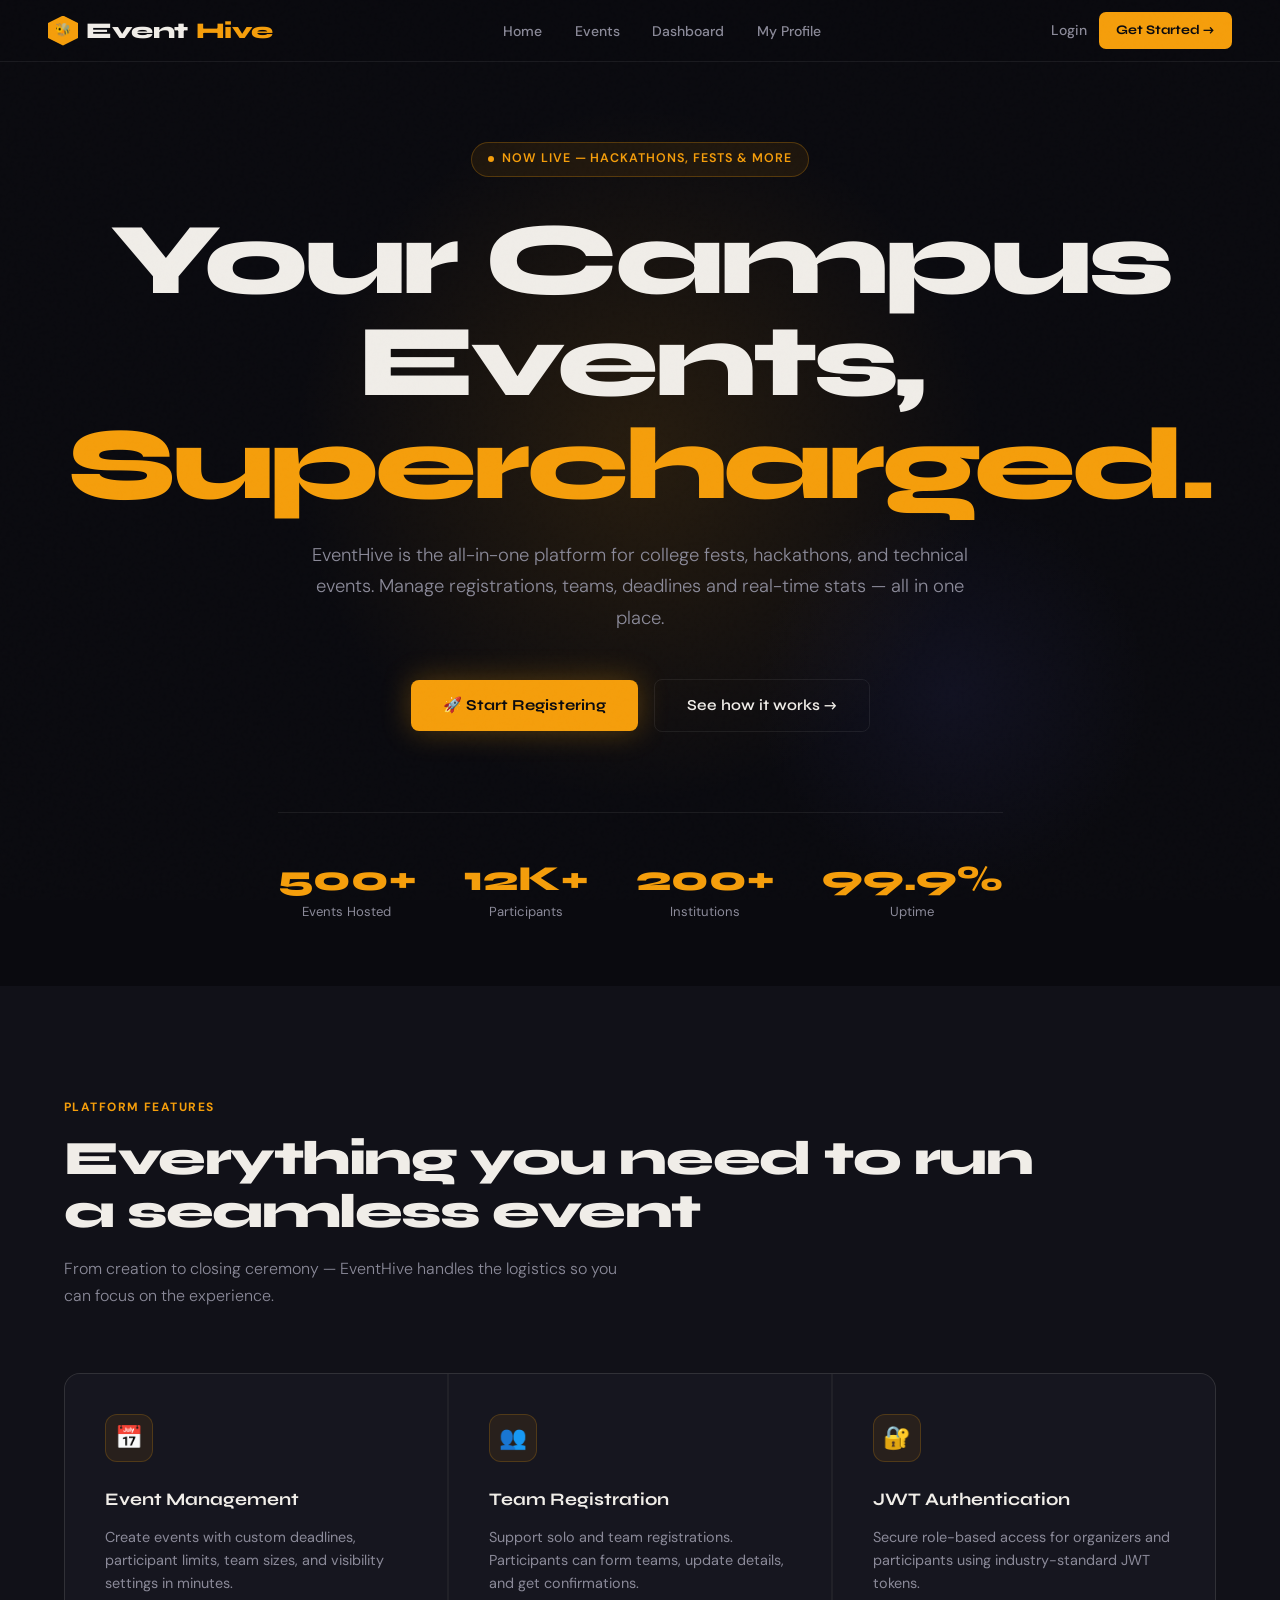
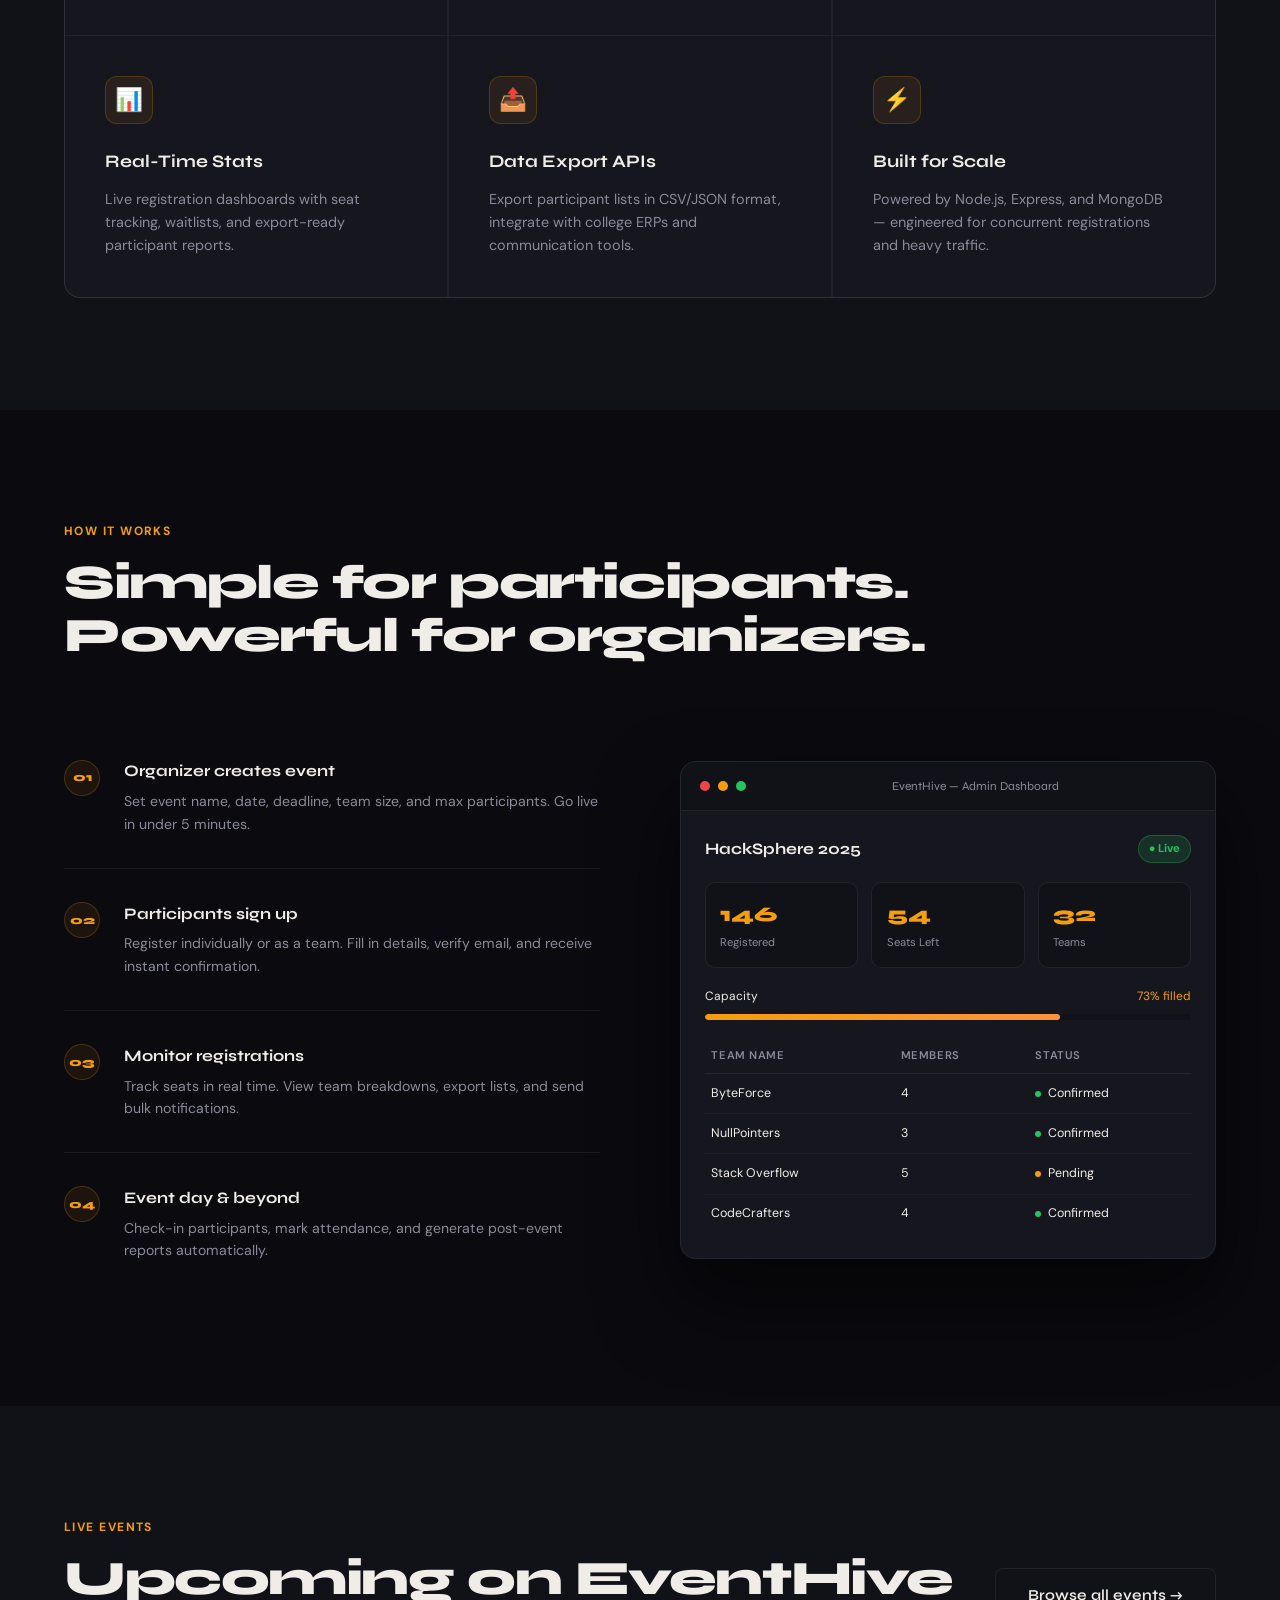
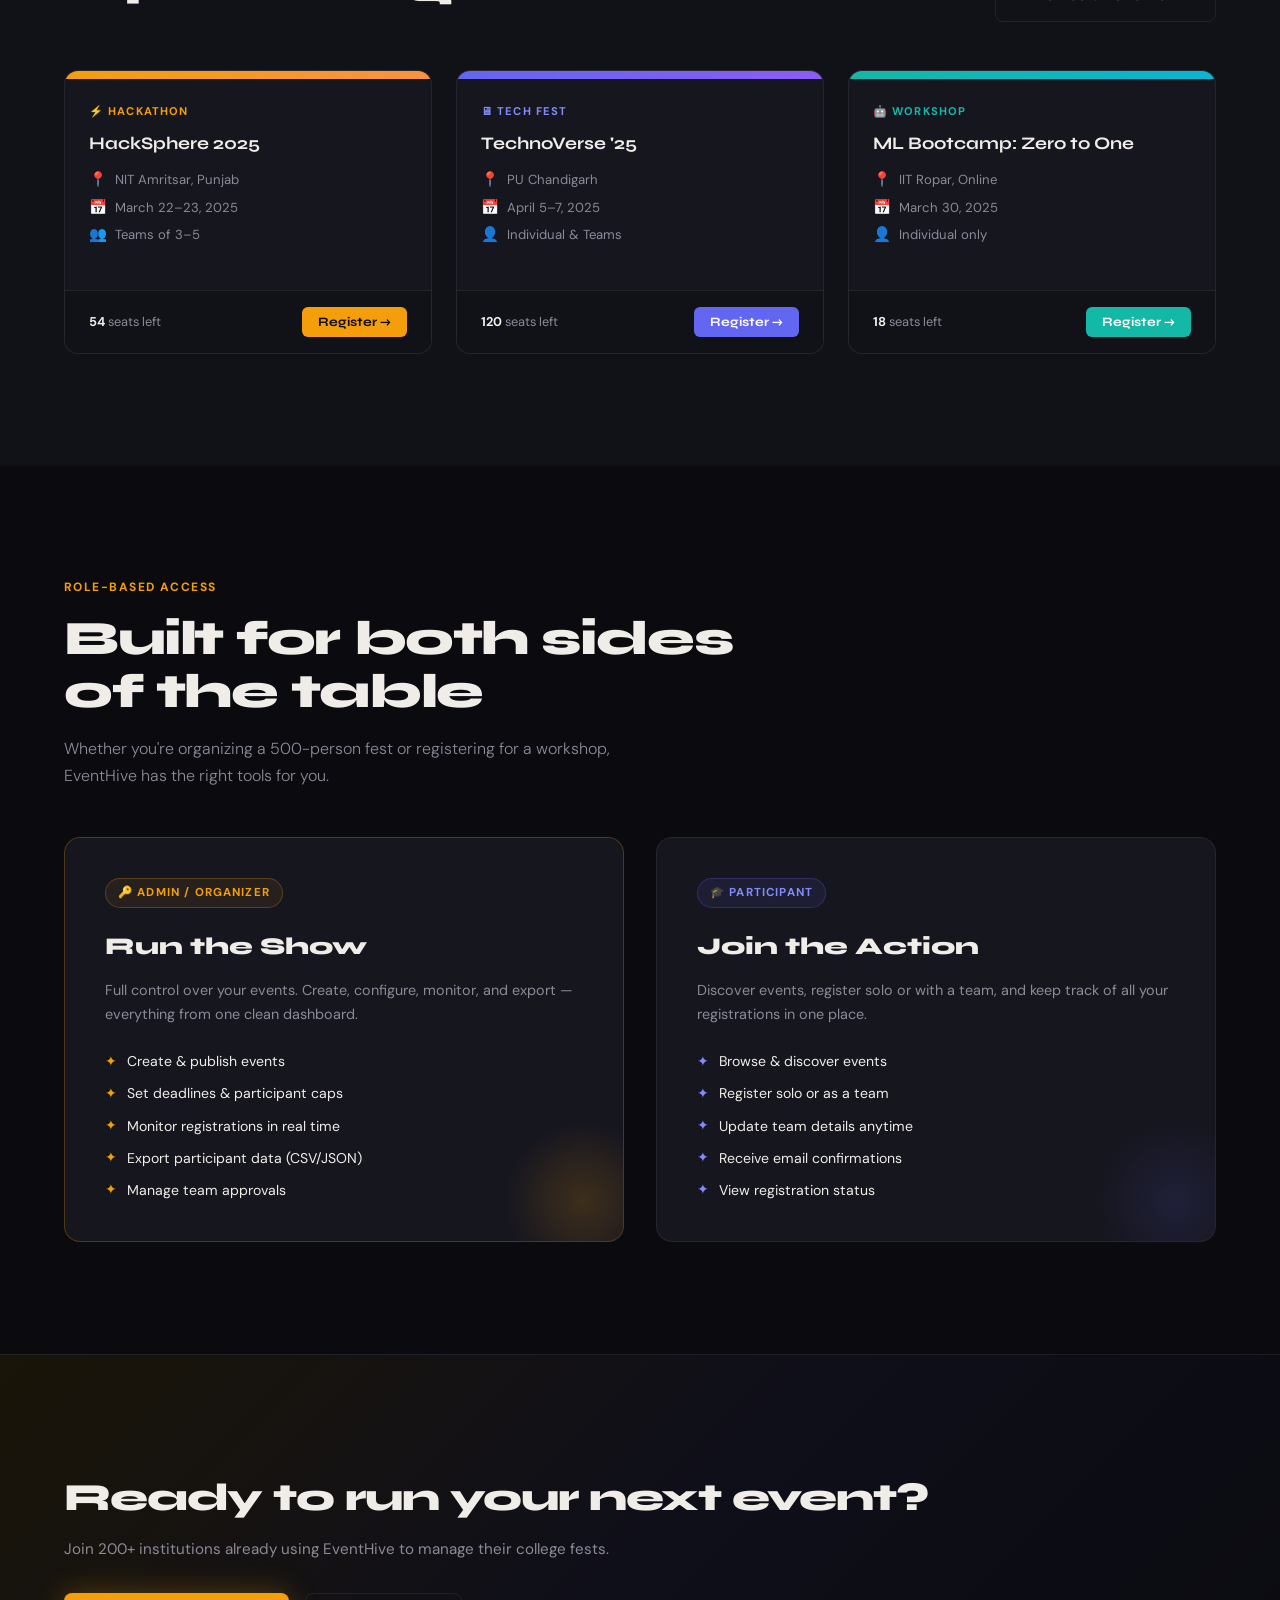
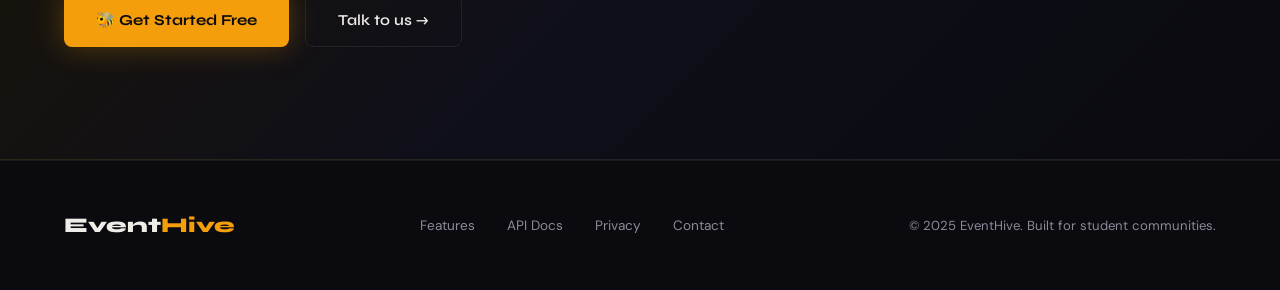
<file: index.html>
<!DOCTYPE html>
<html lang="en">
<head>
  <meta charset="UTF-8" />
  <meta name="viewport" content="width=device-width, initial-scale=1.0"/>
  <title>EventHive — College Fest & Hackathon Platform</title>

  <!-- Google Fonts -->
  <link href="https://fonts.googleapis.com/css2?family=Syne:wght@400;600;700;800&family=DM+Sans:ital,wght@0,300;0,400;0,500;1,300&display=swap" rel="stylesheet"/>

  <!-- Main Stylesheet -->
  <link rel="stylesheet" href="style.css"/>
</head>
<body>

  <!-- ─── SHARED NAVBAR ─── -->
  <nav class="site-nav">
    <a href="index.html" class="site-nav-logo">
      <div class="nav-logo-hex">🐝</div>
      Event<span>Hive</span>
    </a>
    <ul class="site-nav-links">
      <li><a href="index.html">Home</a></li>
      <li><a href="events.html">Events</a></li>
      <li><a href="dashboard.html">Dashboard</a></li>
      <li><a href="profile.html">My Profile</a></li>
    </ul>
    <div class="site-nav-actions">
      <a href="login.html" class="site-nav-login">Login</a>
      <a href="login.html" class="site-nav-cta">Get Started →</a>
    </div>
  </nav>


  <!-- ─── HERO ─── -->
  <section class="hero">
    <!-- Background glow effects -->
    <div class="hero-glow"></div>
    <div class="hero-glow2"></div>

    <!-- Live badge -->
    <div class="hero-badge">
      <span class="badge-dot"></span>
      Now live — Hackathons, Fests & More
    </div>

    <!-- Headline -->
    <h1>Your Campus Events, <span class="highlight">Supercharged.</span></h1>

    <!-- Subtext -->
    <p class="hero-sub">
      EventHive is the all-in-one platform for college fests, hackathons, and technical events.
      Manage registrations, teams, deadlines and real-time stats — all in one place.
    </p>

    <!-- CTA Buttons -->
    <div class="hero-actions">
      <a href="#" class="btn-primary">🚀 Start Registering</a>
      <a href="#how" class="btn-secondary">See how it works →</a>
    </div>

    <!-- Stats Row -->
    <div class="hero-stats">
      <div class="stat-item">
        <div class="stat-num">500+</div>
        <div class="stat-label">Events Hosted</div>
      </div>
      <div class="stat-item">
        <div class="stat-num">12K+</div>
        <div class="stat-label">Participants</div>
      </div>
      <div class="stat-item">
        <div class="stat-num">200+</div>
        <div class="stat-label">Institutions</div>
      </div>
      <div class="stat-item">
        <div class="stat-num">99.9%</div>
        <div class="stat-label">Uptime</div>
      </div>
    </div>
  </section>


  <!-- ─── FEATURES ─── -->
  <section class="features" id="features">
    <div class="features-inner">

      <div class="features-header reveal">
        <div class="section-label">Platform Features</div>
        <h2 class="section-title">Everything you need to run<br>a seamless event</h2>
        <p class="section-desc">From creation to closing ceremony — EventHive handles the logistics so you can focus on the experience.</p>
      </div>

      <div class="features-grid reveal">

        <div class="feature-card">
          <div class="feature-icon">📅</div>
          <div class="feature-title">Event Management</div>
          <div class="feature-desc">Create events with custom deadlines, participant limits, team sizes, and visibility settings in minutes.</div>
        </div>

        <div class="feature-card">
          <div class="feature-icon">👥</div>
          <div class="feature-title">Team Registration</div>
          <div class="feature-desc">Support solo and team registrations. Participants can form teams, update details, and get confirmations.</div>
        </div>

        <div class="feature-card">
          <div class="feature-icon">🔐</div>
          <div class="feature-title">JWT Authentication</div>
          <div class="feature-desc">Secure role-based access for organizers and participants using industry-standard JWT tokens.</div>
        </div>

        <div class="feature-card">
          <div class="feature-icon">📊</div>
          <div class="feature-title">Real-Time Stats</div>
          <div class="feature-desc">Live registration dashboards with seat tracking, waitlists, and export-ready participant reports.</div>
        </div>

        <div class="feature-card">
          <div class="feature-icon">📤</div>
          <div class="feature-title">Data Export APIs</div>
          <div class="feature-desc">Export participant lists in CSV/JSON format, integrate with college ERPs and communication tools.</div>
        </div>

        <div class="feature-card">
          <div class="feature-icon">⚡</div>
          <div class="feature-title">Built for Scale</div>
          <div class="feature-desc">Powered by Node.js, Express, and MongoDB — engineered for concurrent registrations and heavy traffic.</div>
        </div>

      </div>
    </div>
  </section>


  <!-- ─── HOW IT WORKS ─── -->
  <section id="how">
    <div class="how">

      <div class="reveal">
        <div class="section-label">How It Works</div>
        <h2 class="section-title">Simple for participants.<br>Powerful for organizers.</h2>
      </div>

      <div class="how-grid">

        <!-- Steps -->
        <div class="steps reveal">
          <div class="step">
            <div class="step-num">01</div>
            <div>
              <h3>Organizer creates event</h3>
              <p>Set event name, date, deadline, team size, and max participants. Go live in under 5 minutes.</p>
            </div>
          </div>

          <div class="step">
            <div class="step-num">02</div>
            <div>
              <h3>Participants sign up</h3>
              <p>Register individually or as a team. Fill in details, verify email, and receive instant confirmation.</p>
            </div>
          </div>

          <div class="step">
            <div class="step-num">03</div>
            <div>
              <h3>Monitor registrations</h3>
              <p>Track seats in real time. View team breakdowns, export lists, and send bulk notifications.</p>
            </div>
          </div>

          <div class="step">
            <div class="step-num">04</div>
            <div>
              <h3>Event day & beyond</h3>
              <p>Check-in participants, mark attendance, and generate post-event reports automatically.</p>
            </div>
          </div>
        </div>

        <!-- Admin Dashboard Mock UI -->
        <div class="dashboard-mock reveal">
          <div class="mock-topbar">
            <div class="mock-dot"></div>
            <div class="mock-dot"></div>
            <div class="mock-dot"></div>
            <span class="mock-title">EventHive — Admin Dashboard</span>
          </div>

          <div class="mock-body">
            <div class="mock-event-header">
              <span class="mock-event-name">HackSphere 2025</span>
              <span class="mock-badge">● Live</span>
            </div>

            <!-- Quick stats -->
            <div class="mock-stats-row">
              <div class="mock-stat">
                <div class="mock-stat-val">146</div>
                <div class="mock-stat-key">Registered</div>
              </div>
              <div class="mock-stat">
                <div class="mock-stat-val">54</div>
                <div class="mock-stat-key">Seats Left</div>
              </div>
              <div class="mock-stat">
                <div class="mock-stat-val">32</div>
                <div class="mock-stat-key">Teams</div>
              </div>
            </div>

            <!-- Capacity progress bar -->
            <div class="mock-progress-label">
              <span>Capacity</span>
              <span>73% filled</span>
            </div>
            <div class="mock-bar-track">
              <div class="mock-bar-fill"></div>
            </div>

            <!-- Recent registrations table -->
            <table class="mock-table">
              <thead>
                <tr>
                  <th>Team Name</th>
                  <th>Members</th>
                  <th>Status</th>
                </tr>
              </thead>
              <tbody>
                <tr>
                  <td>ByteForce</td>
                  <td>4</td>
                  <td><span class="mock-status confirmed"></span>Confirmed</td>
                </tr>
                <tr>
                  <td>NullPointers</td>
                  <td>3</td>
                  <td><span class="mock-status confirmed"></span>Confirmed</td>
                </tr>
                <tr>
                  <td>Stack Overflow</td>
                  <td>5</td>
                  <td><span class="mock-status pending"></span>Pending</td>
                </tr>
                <tr>
                  <td>CodeCrafters</td>
                  <td>4</td>
                  <td><span class="mock-status confirmed"></span>Confirmed</td>
                </tr>
              </tbody>
            </table>
          </div>
        </div>

      </div>
    </div>
  </section>


  <!-- ─── EVENTS PREVIEW ─── -->
  <section class="events-section" id="events">
    <div class="events-inner">

      <div class="events-header reveal">
        <div>
          <div class="section-label">Live Events</div>
          <h2 class="section-title">Upcoming on EventHive</h2>
        </div>
        <a href="#" class="btn-secondary">Browse all events →</a>
      </div>

      <div class="events-grid reveal">

        <!-- Event Card 1: Hackathon -->
        <div class="event-card">
          <div class="event-card-banner banner-amber"></div>
          <div class="event-card-body">
            <div class="event-type">⚡ Hackathon</div>
            <div class="event-name">HackSphere 2025</div>
            <div class="event-meta">
              <div class="event-meta-item"><span class="event-meta-icon">📍</span> NIT Amritsar, Punjab</div>
              <div class="event-meta-item"><span class="event-meta-icon">📅</span> March 22–23, 2025</div>
              <div class="event-meta-item"><span class="event-meta-icon">👥</span> Teams of 3–5</div>
            </div>
          </div>
          <div class="event-card-footer">
            <div class="event-seats"><strong>54</strong> seats left</div>
            <button class="btn-register">Register →</button>
          </div>
        </div>

        <!-- Event Card 2: Tech Fest -->
        <div class="event-card">
          <div class="event-card-banner banner-indigo"></div>
          <div class="event-card-body">
            <div class="event-type" style="color:#818cf8;">🖥 Tech Fest</div>
            <div class="event-name">TechnoVerse '25</div>
            <div class="event-meta">
              <div class="event-meta-item"><span class="event-meta-icon">📍</span> PU Chandigarh</div>
              <div class="event-meta-item"><span class="event-meta-icon">📅</span> April 5–7, 2025</div>
              <div class="event-meta-item"><span class="event-meta-icon">👤</span> Individual & Teams</div>
            </div>
          </div>
          <div class="event-card-footer">
            <div class="event-seats"><strong>120</strong> seats left</div>
            <button class="btn-register" style="background:#6366f1; color:#fff;">Register →</button>
          </div>
        </div>

        <!-- Event Card 3: Workshop -->
        <div class="event-card">
          <div class="event-card-banner banner-teal"></div>
          <div class="event-card-body">
            <div class="event-type" style="color:#14b8a6;">🤖 Workshop</div>
            <div class="event-name">ML Bootcamp: Zero to One</div>
            <div class="event-meta">
              <div class="event-meta-item"><span class="event-meta-icon">📍</span> IIT Ropar, Online</div>
              <div class="event-meta-item"><span class="event-meta-icon">📅</span> March 30, 2025</div>
              <div class="event-meta-item"><span class="event-meta-icon">👤</span> Individual only</div>
            </div>
          </div>
          <div class="event-card-footer">
            <div class="event-seats"><strong>18</strong> seats left</div>
            <button class="btn-register" style="background:#14b8a6; color:#fff;">Register →</button>
          </div>
        </div>

      </div>
    </div>
  </section>


  <!-- ─── ROLES ─── -->
  <section id="roles">
    <div class="roles-section">

      <div class="reveal">
        <div class="section-label">Role-Based Access</div>
        <h2 class="section-title">Built for both sides<br>of the table</h2>
        <p class="section-desc">Whether you're organizing a 500-person fest or registering for a workshop, EventHive has the right tools for you.</p>
      </div>

      <div class="roles-grid reveal">

        <!-- Admin Role Card -->
        <div class="role-card admin">
          <span class="role-tag admin">🔑 Admin / Organizer</span>
          <div class="role-title">Run the Show</div>
          <div class="role-desc">Full control over your events. Create, configure, monitor, and export — everything from one clean dashboard.</div>
          <ul class="role-perms">
            <li><span class="perm-check">✦</span> Create & publish events</li>
            <li><span class="perm-check">✦</span> Set deadlines & participant caps</li>
            <li><span class="perm-check">✦</span> Monitor registrations in real time</li>
            <li><span class="perm-check">✦</span> Export participant data (CSV/JSON)</li>
            <li><span class="perm-check">✦</span> Manage team approvals</li>
          </ul>
        </div>

        <!-- Participant Role Card -->
        <div class="role-card user">
          <span class="role-tag user">🎓 Participant</span>
          <div class="role-title">Join the Action</div>
          <div class="role-desc">Discover events, register solo or with a team, and keep track of all your registrations in one place.</div>
          <ul class="role-perms">
            <li><span class="perm-check indigo">✦</span> Browse & discover events</li>
            <li><span class="perm-check indigo">✦</span> Register solo or as a team</li>
            <li><span class="perm-check indigo">✦</span> Update team details anytime</li>
            <li><span class="perm-check indigo">✦</span> Receive email confirmations</li>
            <li><span class="perm-check indigo">✦</span> View registration status</li>
          </ul>
        </div>

      </div>
    </div>
  </section>


  <!-- ─── CTA STRIP ─── -->
  <section class="cta-strip">
    <div class="cta-inner">
      <div class="cta-text reveal">
        <h2>Ready to run your next event?</h2>
        <p>Join 200+ institutions already using EventHive to manage their college fests.</p>
      </div>
      <div class="cta-actions reveal">
        <a href="#" class="btn-primary">🐝 Get Started Free</a>
        <a href="#" class="btn-secondary">Talk to us →</a>
      </div>
    </div>
  </section>


  <!-- ─── FOOTER ─── -->
  <footer>
    <div class="footer-logo">Event<span>Hive</span></div>
    <ul class="footer-links">
      <li><a href="#">Features</a></li>
      <li><a href="#">API Docs</a></li>
      <li><a href="#">Privacy</a></li>
      <li><a href="#">Contact</a></li>
    </ul>
    <div class="footer-copy">© 2025 EventHive. Built for student communities.</div>
  </footer>


  <!-- Main JavaScript -->
  <script src="script.js"></script>

</body>
</html>
</file>
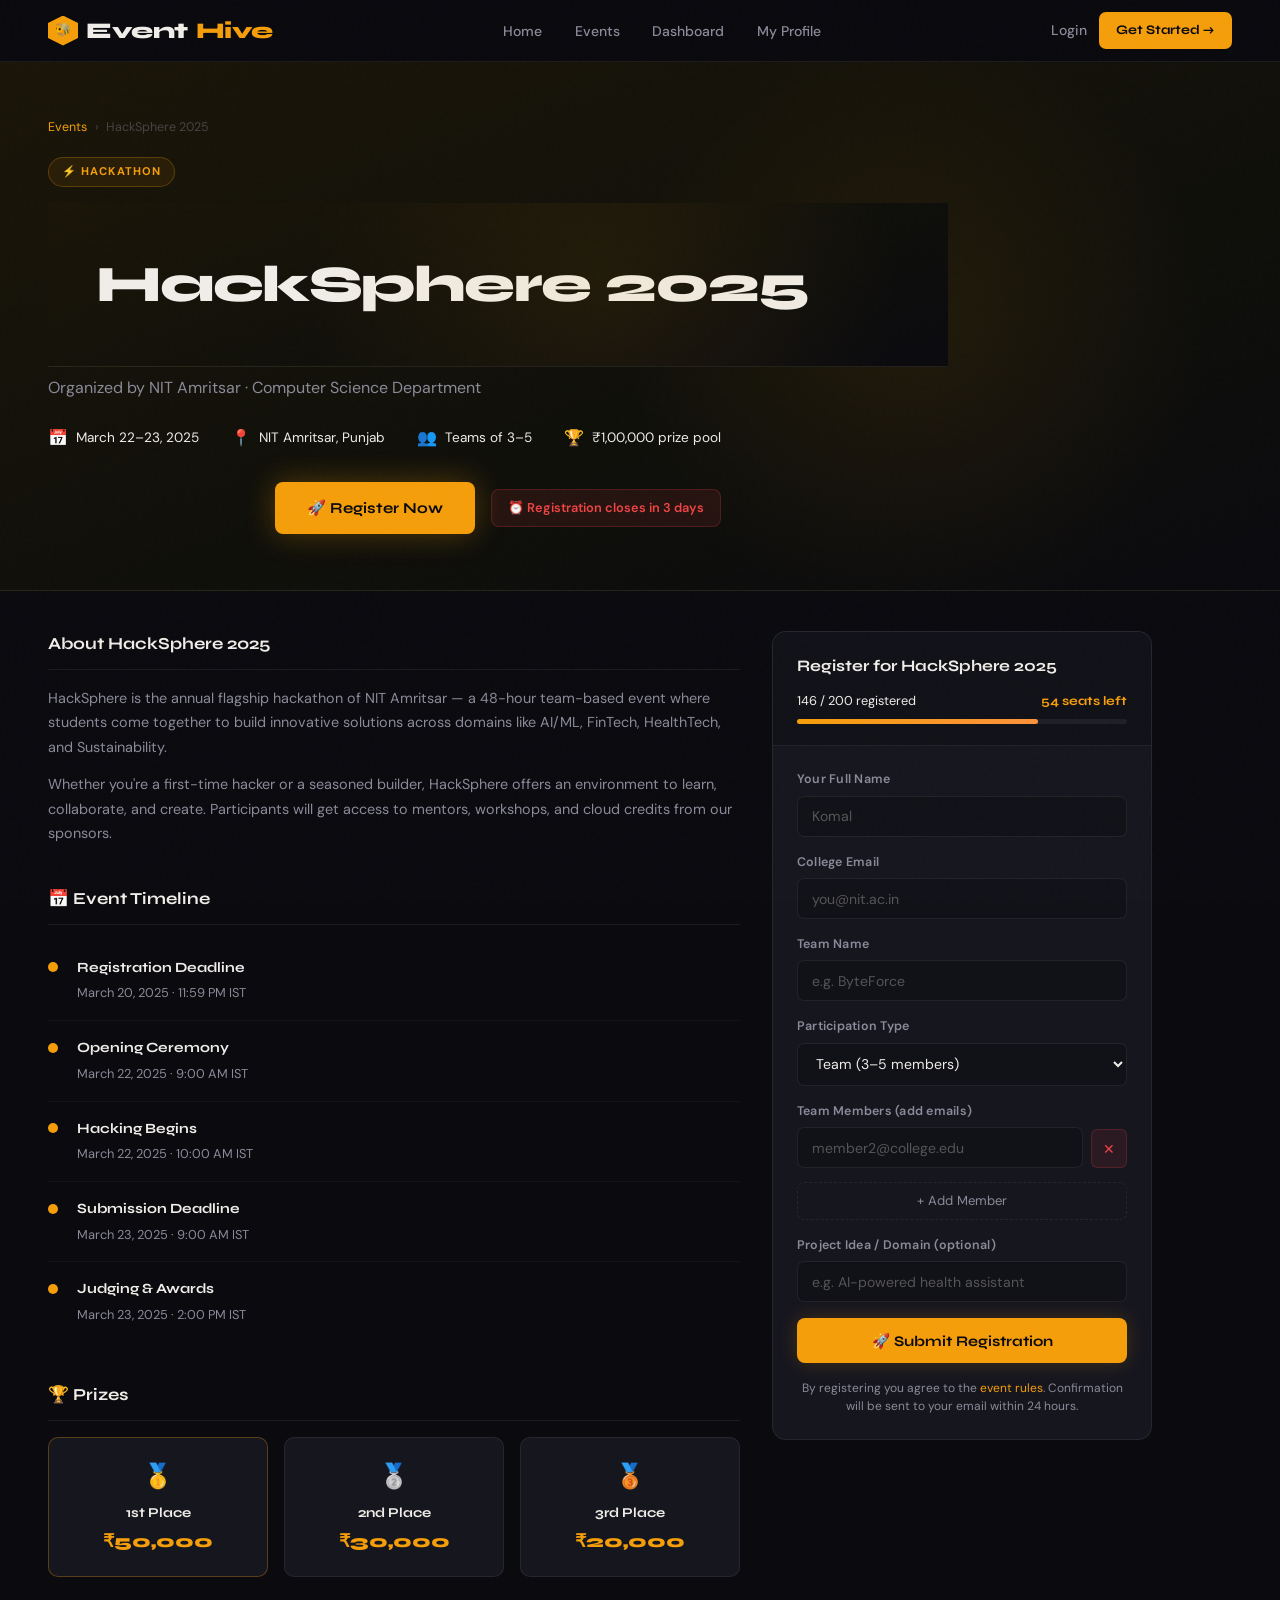
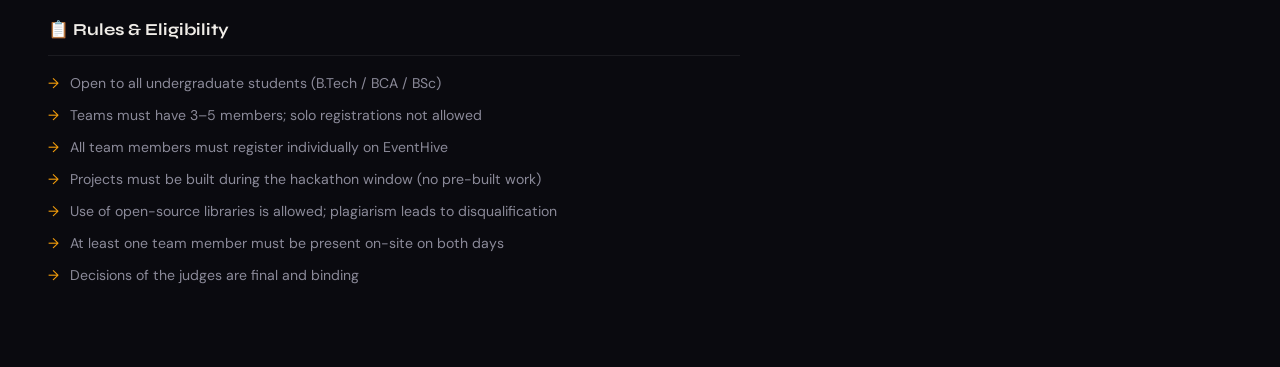
<file: event detail.html>
<!DOCTYPE html>
<html lang="en">
<head>
  <meta charset="UTF-8"/>
  <meta name="viewport" content="width=device-width, initial-scale=1.0"/>
  <title>EventHive — HackSphere 2025</title>
  <link href="https://fonts.googleapis.com/css2?family=Syne:wght@400;600;700;800&family=DM+Sans:ital,wght@0,300;0,400;0,500;1,300&display=swap" rel="stylesheet"/>
  <link rel="stylesheet" href="style.css"/>
</head>
<body>

  <!-- ─── SHARED NAVBAR ─── -->
  <nav class="site-nav">
    <a href="index.html" class="site-nav-logo">
      <div class="nav-logo-hex">🐝</div>
      Event<span>Hive</span>
    </a>
    <ul class="site-nav-links">
      <li><a href="index.html">Home</a></li>
      <li><a href="events.html">Events</a></li>
      <li><a href="dashboard.html">Dashboard</a></li>
      <li><a href="profile.html">My Profile</a></li>
    </ul>
    <div class="site-nav-actions">
      <a href="login.html" class="site-nav-login">Login</a>
      <a href="login.html" class="site-nav-cta">Get Started →</a>
    </div>
  </nav>

  <!-- Event Hero -->
  <div class="event-hero">
    <div class="event-hero-inner">
      <div class="event-breadcrumb">
        <a href="events.html">Events</a>
        <span>›</span>
        <span>HackSphere 2025</span>
      </div>
      <div class="event-type-badge">⚡ Hackathon</div>
      <h1 class="event-hero">HackSphere 2025</h1>
      <div class="event-hero-org">Organized by NIT Amritsar · Computer Science Department</div>
      <div class="event-hero-meta">
        <div class="meta-chip"><span class="icon">📅</span> March 22–23, 2025</div>
        <div class="meta-chip"><span class="icon">📍</span> NIT Amritsar, Punjab</div>
        <div class="meta-chip"><span class="icon">👥</span> Teams of 3–5</div>
        <div class="meta-chip"><span class="icon">🏆</span> ₹1,00,000 prize pool</div>
      </div>
      <div class="hero-actions">
        <a href="#register" class="btn-primary">🚀 Register Now</a>
        <div class="deadline-warn">⏰ Registration closes in 3 days</div>
      </div>
    </div>
  </div>

  <!-- Detail + Sidebar -->
  <div class="detail-layout">

    <!-- Left: Details -->
    <div>

      <div class="detail-section reveal">
        <div class="detail-section-title">About HackSphere 2025</div>
        <p>HackSphere is the annual flagship hackathon of NIT Amritsar — a 48-hour team-based event where students come together to build innovative solutions across domains like AI/ML, FinTech, HealthTech, and Sustainability.</p>
        <p>Whether you're a first-time hacker or a seasoned builder, HackSphere offers an environment to learn, collaborate, and create. Participants will get access to mentors, workshops, and cloud credits from our sponsors.</p>
      </div>

      <div class="detail-section reveal">
        <div class="detail-section-title">📅 Event Timeline</div>
        <div class="timeline">
          <div class="timeline-item">
            <div class="timeline-dot"></div>
            <div class="timeline-content">
              <h4>Registration Deadline</h4>
              <p>March 20, 2025 · 11:59 PM IST</p>
            </div>
          </div>
          <div class="timeline-item">
            <div class="timeline-dot"></div>
            <div class="timeline-content">
              <h4>Opening Ceremony</h4>
              <p>March 22, 2025 · 9:00 AM IST</p>
            </div>
          </div>
          <div class="timeline-item">
            <div class="timeline-dot"></div>
            <div class="timeline-content">
              <h4>Hacking Begins</h4>
              <p>March 22, 2025 · 10:00 AM IST</p>
            </div>
          </div>
          <div class="timeline-item">
            <div class="timeline-dot"></div>
            <div class="timeline-content">
              <h4>Submission Deadline</h4>
              <p>March 23, 2025 · 9:00 AM IST</p>
            </div>
          </div>
          <div class="timeline-item">
            <div class="timeline-dot"></div>
            <div class="timeline-content">
              <h4>Judging & Awards</h4>
              <p>March 23, 2025 · 2:00 PM IST</p>
            </div>
          </div>
        </div>
      </div>

      <div class="detail-section reveal">
        <div class="detail-section-title">🏆 Prizes</div>
        <div class="prizes-grid">
          <div class="prize-card first">
            <div class="prize-rank">🥇</div>
            <div class="prize-name">1st Place</div>
            <div class="prize-amount">₹50,000</div>
          </div>
          <div class="prize-card">
            <div class="prize-rank">🥈</div>
            <div class="prize-name">2nd Place</div>
            <div class="prize-amount">₹30,000</div>
          </div>
          <div class="prize-card">
            <div class="prize-rank">🥉</div>
            <div class="prize-name">3rd Place</div>
            <div class="prize-amount">₹20,000</div>
          </div>
        </div>
      </div>

      <div class="detail-section reveal">
        <div class="detail-section-title">📋 Rules & Eligibility</div>
        <ul class="rules-list">
          <li>Open to all undergraduate students (B.Tech / BCA / BSc)</li>
          <li>Teams must have 3–5 members; solo registrations not allowed</li>
          <li>All team members must register individually on EventHive</li>
          <li>Projects must be built during the hackathon window (no pre-built work)</li>
          <li>Use of open-source libraries is allowed; plagiarism leads to disqualification</li>
          <li>At least one team member must be present on-site on both days</li>
          <li>Decisions of the judges are final and binding</li>
        </ul>
      </div>

    </div>

    <!-- Right: Registration Card -->
    <div id="register">
      <div class="reg-card reveal">
        <div class="reg-card-header">
          <h3>Register for HackSphere 2025</h3>
          <div class="reg-seats-row">
            <span>146 / 200 registered</span>
            <span class="seats-left">54 seats left</span>
          </div>
          <div class="reg-progress">
            <div class="reg-progress-fill" style="width:73%"></div>
          </div>
        </div>

        <div class="reg-form">
          <div class="form-group">
            <label>Your Full Name</label>
            <input type="text" placeholder="Komal"/>
          </div>

          <div class="form-group">
            <label>College Email</label>
            <input type="email" placeholder="you@nit.ac.in"/>
          </div>

          <div class="form-group">
            <label>Team Name</label>
            <input type="text" placeholder="e.g. ByteForce"/>
          </div>

          <div class="form-group">
            <label>Participation Type</label>
            <select id="part-type" onchange="toggleTeam()">
              <option value="team">Team (3–5 members)</option>
              <option value="solo">Solo (joining open team)</option>
            </select>
          </div>

          <!-- Team Members -->
          <div id="team-section">
            <div class="form-group">
              <label>Team Members (add emails)</label>
              <div id="members-list">
                <div class="member-row" style="margin-bottom:0.5rem;">
                  <input type="email" placeholder="member2@college.edu"/>
                  <button class="remove-btn" onclick="removeMember(this)">✕</button>
                </div>
              </div>
              <button class="add-member-btn" onclick="addMember()">+ Add Member</button>
            </div>
          </div>

          <div class="form-group">
            <label>Project Idea / Domain (optional)</label>
            <input type="text" placeholder="e.g. AI-powered health assistant"/>
          </div>

          <button class="reg-submit" onclick="showModal()">🚀 Submit Registration</button>

          <p class="reg-note">
            By registering you agree to the <a href="#">event rules</a>.
            Confirmation will be sent to your email within 24 hours.
          </p>
        </div>
      </div>
    </div>

  </div>

  <!-- Success Modal -->
  <div class="modal-overlay" id="modal">
    <div class="modal">
      <div class="modal-icon">🎉</div>
      <h3>Registration Successful!</h3>
      <p>Your team has been registered for <strong>HackSphere 2025</strong>. A confirmation email will be sent shortly.</p>
      <button class="modal-btn" onclick="closeModal()">View My Profile →</button>
    </div>
  </div>

<script src="script.js"></script>

</body>
</html>
</file>
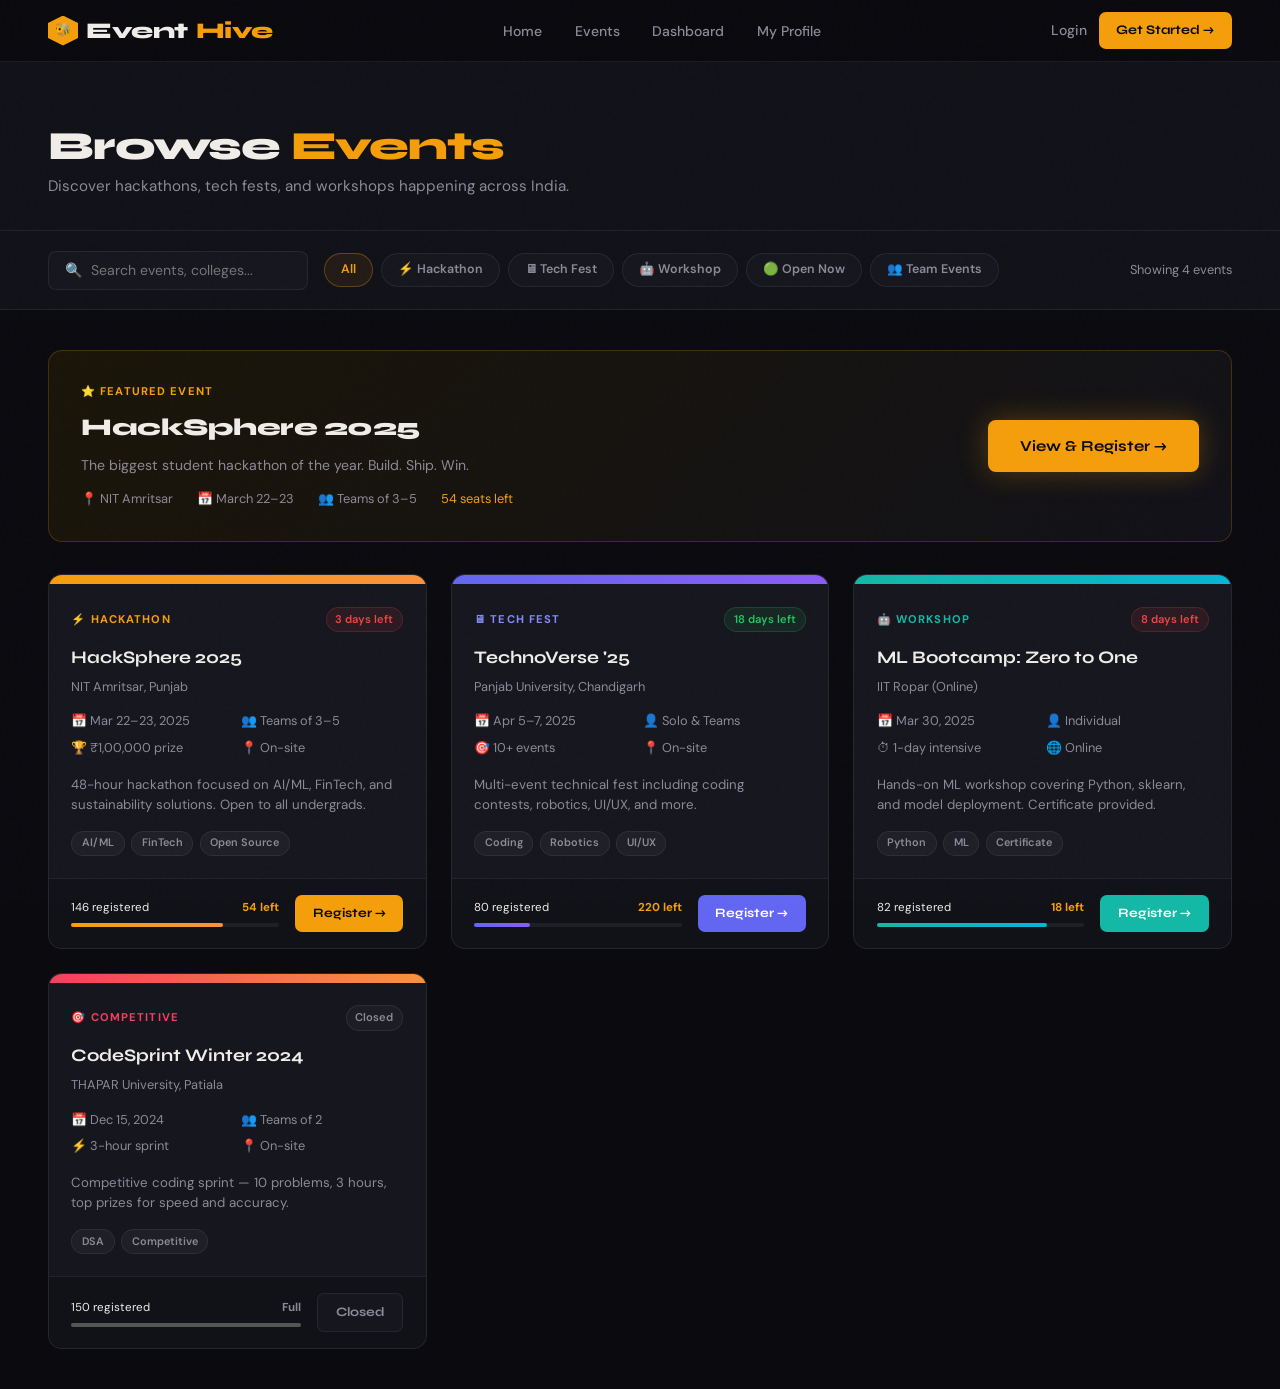
<file: events.html>
<!DOCTYPE html>
<html lang="en">
<head>
  <meta charset="UTF-8"/>
  <meta name="viewport" content="width=device-width, initial-scale=1.0"/>
  <title>EventHive — Browse Events</title>
  <link href="https://fonts.googleapis.com/css2?family=Syne:wght@400;600;700;800&family=DM+Sans:ital,wght@0,300;0,400;0,500;1,300&display=swap" rel="stylesheet"/>
  <link rel="stylesheet" href="style.css"/>
</head>
<body>

  <!-- ─── SHARED NAVBAR ─── -->
  <nav class="site-nav">
    <a href="index.html" class="site-nav-logo">
      <div class="nav-logo-hex">🐝</div>
      Event<span>Hive</span>
    </a>
    <ul class="site-nav-links">
      <li><a href="index.html">Home</a></li>
      <li><a href="events.html">Events</a></li>
      <li><a href="dashboard.html">Dashboard</a></li>
      <li><a href="profile.html">My Profile</a></li>
    </ul>
    <div class="site-nav-actions">
      <a href="login.html" class="site-nav-login">Login</a>
      <a href="login.html" class="site-nav-cta">Get Started →</a>
    </div>
  </nav>

  <!-- Page Header -->
  <div class="events-page-header">
    <h1>Browse <span>Events</span></h1>
    <p>Discover hackathons, tech fests, and workshops happening across India.</p>
  </div>

  <!-- Filter Bar -->
  <div class="filter-bar">
    <input class="filter-search" type="text" placeholder="🔍  Search events, colleges..."/>
    <div class="filter-chips">
      <span class="chip active" onclick="filterChip(this)">All</span>
      <span class="chip" onclick="filterChip(this)">⚡ Hackathon</span>
      <span class="chip" onclick="filterChip(this)">🖥 Tech Fest</span>
      <span class="chip" onclick="filterChip(this)">🤖 Workshop</span>
      <span class="chip" onclick="filterChip(this)">🟢 Open Now</span>
      <span class="chip" onclick="filterChip(this)">👥 Team Events</span>
    </div>
    <span class="filter-count">Showing 4 events</span>
  </div>

  <!-- Body -->
  <div class="events-page-body">

    <!-- Featured -->
    <div class="featured-banner reveal">
      <div>
        <div class="featured-label">⭐ Featured Event</div>
        <h2>HackSphere 2025</h2>
        <p>The biggest student hackathon of the year. Build. Ship. Win.</p>
        <div class="featured-meta">
          <div class="featured-meta-item">📍 NIT Amritsar</div>
          <div class="featured-meta-item">📅 March 22–23</div>
          <div class="featured-meta-item">👥 Teams of 3–5</div>
          <div class="featured-meta-item" style="color:var(--amber)">54 seats left</div>
        </div>
      </div>
      <a href="event-detail.html" class="btn-primary">View & Register →</a>
    </div>

    <!-- Grid -->
    <div class="events-page-grid">

      <!-- Card 1 -->
      <div class="ev-card reveal">
        <div class="ev-banner amber"></div>
        <div class="ev-body">
          <div class="ev-type-row">
            <span class="ev-type">⚡ Hackathon</span>
            <span class="ev-deadline">3 days left</span>
          </div>
          <div class="ev-name">HackSphere 2025</div>
          <div class="ev-org">NIT Amritsar, Punjab</div>
          <div class="ev-meta-grid">
            <div class="ev-meta-item">📅 Mar 22–23, 2025</div>
            <div class="ev-meta-item">👥 Teams of 3–5</div>
            <div class="ev-meta-item">🏆 ₹1,00,000 prize</div>
            <div class="ev-meta-item">📍 On-site</div>
          </div>
          <p class="ev-desc">48-hour hackathon focused on AI/ML, FinTech, and sustainability solutions. Open to all undergrads.</p>
          <div class="ev-tags">
            <span class="ev-tag">AI/ML</span>
            <span class="ev-tag">FinTech</span>
            <span class="ev-tag">Open Source</span>
          </div>
        </div>
        <div class="ev-footer">
          <div class="ev-seats-bar">
            <div class="ev-seats-text">
              <span>146 registered</span>
              <span class="count">54 left</span>
            </div>
            <div class="ev-seats-track"><div class="ev-seats-fill" style="width:73%"></div></div>
          </div>
          <a href="event-detail.html" class="ev-register-btn">Register →</a>
        </div>
      </div>

      <!-- Card 2 -->
      <div class="ev-card reveal">
        <div class="ev-banner indigo"></div>
        <div class="ev-body">
          <div class="ev-type-row">
            <span class="ev-type" style="color:#818cf8;">🖥 Tech Fest</span>
            <span class="ev-deadline safe">18 days left</span>
          </div>
          <div class="ev-name">TechnoVerse '25</div>
          <div class="ev-org">Panjab University, Chandigarh</div>
          <div class="ev-meta-grid">
            <div class="ev-meta-item">📅 Apr 5–7, 2025</div>
            <div class="ev-meta-item">👤 Solo & Teams</div>
            <div class="ev-meta-item">🎯 10+ events</div>
            <div class="ev-meta-item">📍 On-site</div>
          </div>
          <p class="ev-desc">Multi-event technical fest including coding contests, robotics, UI/UX, and more.</p>
          <div class="ev-tags">
            <span class="ev-tag">Coding</span>
            <span class="ev-tag">Robotics</span>
            <span class="ev-tag">UI/UX</span>
          </div>
        </div>
        <div class="ev-footer">
          <div class="ev-seats-bar">
            <div class="ev-seats-text">
              <span>80 registered</span>
              <span class="count">220 left</span>
            </div>
            <div class="ev-seats-track"><div class="ev-seats-fill" style="width:27%;background:linear-gradient(90deg,#6366f1,#8b5cf6)"></div></div>
          </div>
          <a href="event-detail.html" class="ev-register-btn" style="background:#6366f1;color:#fff;">Register →</a>
        </div>
      </div>

      <!-- Card 3 -->
      <div class="ev-card reveal">
        <div class="ev-banner teal"></div>
        <div class="ev-body">
          <div class="ev-type-row">
            <span class="ev-type" style="color:#14b8a6;">🤖 Workshop</span>
            <span class="ev-deadline">8 days left</span>
          </div>
          <div class="ev-name">ML Bootcamp: Zero to One</div>
          <div class="ev-org">IIT Ropar (Online)</div>
          <div class="ev-meta-grid">
            <div class="ev-meta-item">📅 Mar 30, 2025</div>
            <div class="ev-meta-item">👤 Individual</div>
            <div class="ev-meta-item">⏱ 1-day intensive</div>
            <div class="ev-meta-item">🌐 Online</div>
          </div>
          <p class="ev-desc">Hands-on ML workshop covering Python, sklearn, and model deployment. Certificate provided.</p>
          <div class="ev-tags">
            <span class="ev-tag">Python</span>
            <span class="ev-tag">ML</span>
            <span class="ev-tag">Certificate</span>
          </div>
        </div>
        <div class="ev-footer">
          <div class="ev-seats-bar">
            <div class="ev-seats-text">
              <span>82 registered</span>
              <span class="count">18 left</span>
            </div>
            <div class="ev-seats-track"><div class="ev-seats-fill" style="width:82%;background:linear-gradient(90deg,#14b8a6,#06b6d4)"></div></div>
          </div>
          <a href="event-detail.html" class="ev-register-btn" style="background:#14b8a6;color:#fff;">Register →</a>
        </div>
      </div>

      <!-- Card 4 -->
      <div class="ev-card reveal">
        <div class="ev-banner rose"></div>
        <div class="ev-body">
          <div class="ev-type-row">
            <span class="ev-type" style="color:#f43f5e;">🎯 Competitive</span>
            <span class="ev-deadline" style="background:rgba(100,100,100,0.1);color:var(--muted);border-color:var(--border)">Closed</span>
          </div>
          <div class="ev-name">CodeSprint Winter 2024</div>
          <div class="ev-org">THAPAR University, Patiala</div>
          <div class="ev-meta-grid">
            <div class="ev-meta-item">📅 Dec 15, 2024</div>
            <div class="ev-meta-item">👥 Teams of 2</div>
            <div class="ev-meta-item">⚡ 3-hour sprint</div>
            <div class="ev-meta-item">📍 On-site</div>
          </div>
          <p class="ev-desc">Competitive coding sprint — 10 problems, 3 hours, top prizes for speed and accuracy.</p>
          <div class="ev-tags">
            <span class="ev-tag">DSA</span>
            <span class="ev-tag">Competitive</span>
          </div>
        </div>
        <div class="ev-footer">
          <div class="ev-seats-bar">
            <div class="ev-seats-text">
              <span>150 registered</span>
              <span class="count" style="color:var(--muted)">Full</span>
            </div>
            <div class="ev-seats-track"><div class="ev-seats-fill" style="width:100%;background:#555"></div></div>
          </div>
          <a href="#" class="ev-register-btn full">Closed</a>
        </div>
      </div>

    </div>
  </div>

<script src="script.js"></script>

</body>
</html>
</file>
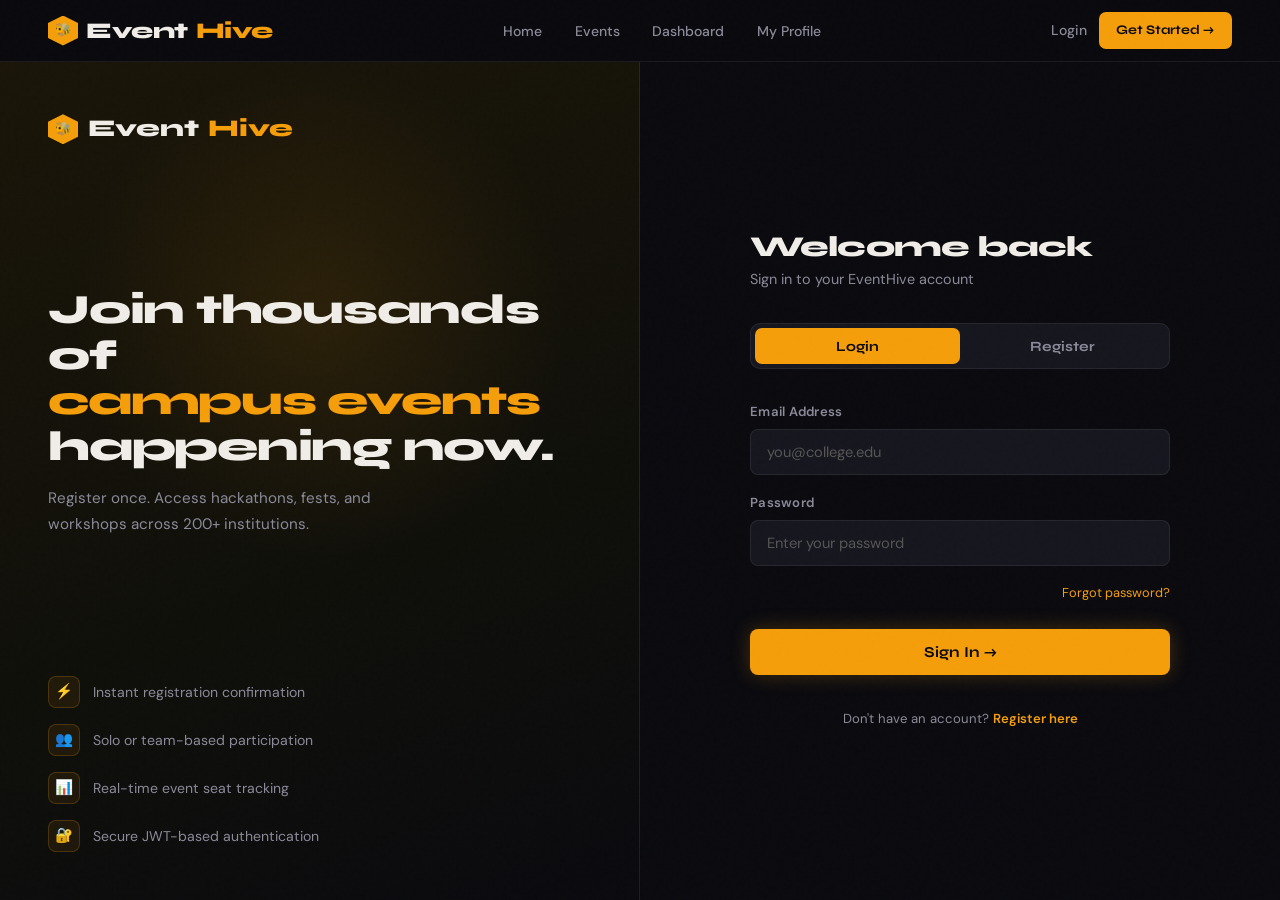
<file: login.html>
<!DOCTYPE html>
<html lang="en">
<head>
  <meta charset="UTF-8"/>
  <meta name="viewport" content="width=device-width, initial-scale=1.0"/>
  <title>EventHive — Login / Register</title>
  <link href="https://fonts.googleapis.com/css2?family=Syne:wght@400;600;700;800&family=DM+Sans:ital,wght@0,300;0,400;0,500;1,300&display=swap" rel="stylesheet"/>
  <link rel="stylesheet" href="style.css"/>
</head>
<body>
  <!-- ─── SHARED NAVBAR ─── -->
  <nav class="site-nav">
    <a href="index.html" class="site-nav-logo">
      <div class="nav-logo-hex">🐝</div>
      Event<span>Hive</span>
    </a>
    <ul class="site-nav-links">
      <li><a href="index.html">Home</a></li>
      <li><a href="events.html">Events</a></li>
      <li><a href="dashboard.html">Dashboard</a></li>
      <li><a href="profile.html">My Profile</a></li>
    </ul>
    <div class="site-nav-actions">
      <a href="login.html" class="site-nav-login">Login</a>
      <a href="login.html" class="site-nav-cta">Get Started →</a>
    </div>
  </nav>

<div class="auth-page">

  <!-- Left Branding Panel -->
  <div class="auth-left">
    <a href="index.html" class="auth-left-logo">
      <div class="logo-hex">🐝</div>
      Event<span>Hive</span>
    </a>

    <div class="auth-left-content">
      <h2>Join thousands of<br><span>campus events</span><br>happening now.</h2>
      <p>Register once. Access hackathons, fests, and workshops across 200+ institutions.</p>
    </div>

    <div class="auth-features">
      <div class="auth-feature-item">
        <div class="icon">⚡</div>
        Instant registration confirmation
      </div>
      <div class="auth-feature-item">
        <div class="icon">👥</div>
        Solo or team-based participation
      </div>
      <div class="auth-feature-item">
        <div class="icon">📊</div>
        Real-time event seat tracking
      </div>
      <div class="auth-feature-item">
        <div class="icon">🔐</div>
        Secure JWT-based authentication
      </div>
    </div>
  </div>

  <!-- Right Form Panel -->
  <div class="auth-right">
    <div class="auth-box">
      <h1 id="form-title">Welcome back</h1>
      <p class="sub" id="form-sub">Sign in to your EventHive account</p>

      <!-- Tabs -->
      <div class="auth-tabs">
        <button class="auth-tab active" onclick="switchTab('login')">Login</button>
        <button class="auth-tab" onclick="switchTab('register')">Register</button>
      </div>

      <!-- LOGIN PANEL -->
      <div class="panel active" id="panel-login">
        <div class="form-group">
          <label>Email Address</label>
          <input type="email" placeholder="you@college.edu"/>
        </div>
        <div class="form-group">
          <label>Password</label>
          <input type="password" placeholder="Enter your password"/>
        </div>
        <div style="display:flex;justify-content:flex-end;">
          <a href="#" style="font-size:0.8rem;color:var(--amber);text-decoration:none;">Forgot password?</a>
        </div>
        <button class="form-submit">Sign In →</button>
        <div class="form-footer">
          Don't have an account? <a href="#" onclick="switchTab('register')">Register here</a>
        </div>
      </div>

      <!-- REGISTER PANEL -->
      <div class="panel" id="panel-register">
        <div class="form-row">
          <div class="form-group">
            <label>First Name</label>
            <input type="text" placeholder="Komal"/>
          </div>
          <div class="form-group">
            <label>Last Name</label>
            <input type="text" placeholder="Sharma"/>
          </div>
        </div>
        <div class="form-group">
          <label>Email Address</label>
          <input type="email" placeholder="you@college.edu"/>
        </div>
        <div class="form-group">
          <label>College / Institution</label>
          <input type="text" placeholder="NIT Amritsar"/>
        </div>
        <div class="form-group">
          <label>Role</label>
          <select>
            <option value="">Select your role</option>
            <option value="participant">Participant</option>
            <option value="organizer">Organizer / Admin</option>
          </select>
        </div>
        <div class="form-group">
          <label>Password</label>
          <input type="password" placeholder="Create a strong password"/>
          <span class="input-hint">Minimum 8 characters</span>
        </div>
        <button class="form-submit">Create Account →</button>
        <div class="form-footer">
          Already have an account? <a href="#" onclick="switchTab('login')">Login here</a>
        </div>
      </div>

    </div>
  </div>
</div>

<script src="script.js"></script>

</body>
</html>
</file>
<file: style.css>
/* ============================================================
   EventHive — Main Stylesheet
   Sections:
   1. CSS Variables & Reset
   2. Base / Body
   3. Navbar
   4. Hero
   5. Buttons
   6. Section Shared Styles
   7. Features Section
   8. How It Works Section
   9. Dashboard Mock
   10. Events Section
   11. Roles Section
   12. CTA Strip
   13. Footer
   14. Animations & Scroll Reveal
   15. Responsive
   ============================================================ */


/* ─── 1. CSS VARIABLES & RESET ─── */
:root {
  --bg: #0a0a0f;
  --surface: #111118;
  --card: #16161f;
  --border: rgba(255, 255, 255, 0.07);
  --amber: #f59e0b;
  --amber-glow: rgba(245, 158, 11, 0.18);
  --amber-soft: rgba(245, 158, 11, 0.08);
  --orange: #fb923c;
  --text: #f0ede8;
  --muted: #8b8a99;
  --accent2: #6366f1;
}

*, *::before, *::after {
  box-sizing: border-box;
  margin: 0;
  padding: 0;
}

html {
  scroll-behavior: smooth;
}


/* ─── 2. BASE / BODY ─── */
body {
  background: var(--bg);
  color: var(--text);
  font-family: 'DM Sans', sans-serif;
  font-size: 16px;
  line-height: 1.6;
  overflow-x: hidden;
}

/* Noise texture overlay */
body::before {
  content: '';
  position: fixed;
  inset: 0;
  background-image: url("data:image/svg+xml,%3Csvg viewBox='0 0 256 256' xmlns='http://www.w3.org/2000/svg'%3E%3Cfilter id='noise'%3E%3CfeTurbulence type='fractalNoise' baseFrequency='0.9' numOctaves='4' stitchTiles='stitch'/%3E%3C/filter%3E%3Crect width='100%25' height='100%25' filter='url(%23noise)' opacity='0.04'/%3E%3C/svg%3E");
  pointer-events: none;
  z-index: 9999;
  opacity: 0.4;
}


/* ─── 3. UNIFIED SITE NAVBAR (all pages) ─── */
.site-nav {
  position: fixed;
  top: 0; left: 0; right: 0;
  z-index: 200;
  display: flex;
  align-items: center;
  justify-content: space-between;
  padding: 0.95rem 3rem;
  background: rgba(10, 10, 15, 0.92);
  backdrop-filter: blur(24px);
  border-bottom: 1px solid var(--border);
  height: 62px;
  box-sizing: border-box;
}

/* Logo */
.site-nav-logo {
  font-family: 'Syne', sans-serif;
  font-weight: 800;
  font-size: 1.4rem;
  letter-spacing: -0.02em;
  display: flex;
  align-items: center;
  gap: 0.5rem;
  text-decoration: none;
  color: var(--text);
  flex-shrink: 0;
}
.site-nav-logo span { color: var(--amber); }

.nav-logo-hex {
  width: 30px; height: 30px;
  background: var(--amber);
  clip-path: polygon(50% 0%, 100% 25%, 100% 75%, 50% 100%, 0% 75%, 0% 25%);
  display: flex; align-items: center; justify-content: center;
  font-size: 0.8rem;
  flex-shrink: 0;
}

/* Nav links */
.site-nav-links {
  display: flex;
  align-items: center;
  gap: 0.25rem;
  list-style: none;
  margin: 0 auto;
}
.site-nav-links a {
  color: var(--muted);
  text-decoration: none;
  font-size: 0.875rem;
  font-weight: 500;
  padding: 0.45rem 0.9rem;
  border-radius: 7px;
  transition: color 0.2s, background 0.2s;
}
.site-nav-links a:hover { color: var(--text); background: rgba(255,255,255,0.05); }
.site-nav-links a.active { color: var(--amber); background: var(--amber-soft); }

/* Right actions */
.site-nav-actions {
  display: flex;
  align-items: center;
  gap: 0.75rem;
  flex-shrink: 0;
}
.site-nav-login {
  color: var(--muted);
  text-decoration: none;
  font-size: 0.875rem;
  font-weight: 500;
  transition: color 0.2s;
}
.site-nav-login:hover { color: var(--text); }

.site-nav-cta {
  background: var(--amber);
  color: #0a0a0f;
  font-family: 'Syne', sans-serif;
  font-weight: 700;
  font-size: 0.82rem;
  padding: 0.5rem 1.1rem;
  border-radius: 7px;
  text-decoration: none;
  transition: opacity 0.2s, transform 0.2s;
}
.site-nav-cta:hover { opacity: 0.88; transform: translateY(-1px); }

/* Pages with site-nav need top padding so content isn't hidden under it */
body { padding-top: 62px; }

/* Dashboard overrides body padding since it has sidebar layout */
body.has-sidebar { padding-top: 0; }

/* Reset sidebar-nav (dashboard internal nav) so it's not affected by site-nav styles */
.app-layout .sidebar-nav {
  position: static !important;
  top: auto !important; left: auto !important; right: auto !important;
  z-index: auto !important;
  display: flex !important;
  flex-direction: column !important;
  align-items: stretch !important;
  justify-content: flex-start !important;
  padding: 1.2rem 0 !important;
  background: transparent !important;
  backdrop-filter: none !important;
  border-bottom: none !important;
  height: auto !important;
  box-sizing: border-box !important;
  flex: 1 !important;
}

/* Keep old .logo / .nav-links for index compatibility */
.logo {
  font-family: 'Syne', sans-serif;
  font-weight: 800; font-size: 1.6rem;
  letter-spacing: -0.02em;
  display: flex; align-items: center; gap: 0.5rem;
}
.logo-hex {
  width: 32px; height: 32px; background: var(--amber);
  clip-path: polygon(50% 0%, 100% 25%, 100% 75%, 50% 100%, 0% 75%, 0% 25%);
  display: flex; align-items: center; justify-content: center; font-size: 0.85rem;
}
.logo span { color: var(--amber); }
.nav-links { display: flex; align-items: center; gap: 2rem; list-style: none; }
.nav-links a { color: var(--muted); text-decoration: none; font-size: 0.9rem; font-weight: 500; transition: color 0.2s; }
.nav-links a:hover { color: var(--text); }
.nav-cta { background: var(--amber); color: #0a0a0f !important; font-weight: 700 !important; padding: 0.55rem 1.3rem; border-radius: 6px; }


/* ─── 4. HERO ─── */
.hero {
  min-height: 100vh;
  display: flex;
  flex-direction: column;
  align-items: center;
  justify-content: center;
  text-align: center;
  padding: 5rem 2rem 4rem;
  position: relative;
  overflow: hidden;
}

.hero-glow {
  position: absolute;
  width: 700px;
  height: 700px;
  border-radius: 50%;
  background: radial-gradient(circle, rgba(245, 158, 11, 0.12) 0%, transparent 70%);
  top: 50%;
  left: 50%;
  transform: translate(-50%, -60%);
  pointer-events: none;
}

.hero-glow2 {
  position: absolute;
  width: 400px;
  height: 400px;
  border-radius: 50%;
  background: radial-gradient(circle, rgba(99, 102, 241, 0.08) 0%, transparent 70%);
  bottom: 10%;
  right: 10%;
  pointer-events: none;
}

.hero-badge {
  display: inline-flex;
  align-items: center;
  gap: 0.5rem;
  background: var(--amber-soft);
  border: 1px solid rgba(245, 158, 11, 0.25);
  color: var(--amber);
  font-size: 0.78rem;
  font-weight: 600;
  letter-spacing: 0.08em;
  text-transform: uppercase;
  padding: 0.4rem 1rem;
  border-radius: 99px;
  margin-bottom: 2rem;
  animation: fadeUp 0.6s ease both;
}

.badge-dot {
  width: 6px;
  height: 6px;
  background: var(--amber);
  border-radius: 50%;
  animation: pulse 2s infinite;
}

h1 {
  font-family: 'Syne', sans-serif;
  font-size: clamp(3rem, 8vw, 6.5rem);
  font-weight: 800;
  line-height: 1.0;
  letter-spacing: -0.04em;
  max-width: 14ch;
  margin: 0 auto 1.5rem;
  animation: fadeUp 0.7s 0.1s ease both;
}

h1 .highlight {
  color: var(--amber);
  position: relative;
}

.hero-sub {
  font-size: 1.15rem;
  color: var(--muted);
  max-width: 52ch;
  margin: 0 auto 2.8rem;
  font-weight: 300;
  line-height: 1.7;
  animation: fadeUp 0.7s 0.2s ease both;
}

.hero-actions {
  display: flex;
  align-items: center;
  gap: 1rem;
  flex-wrap: wrap;
  justify-content: center;
  animation: fadeUp 0.7s 0.3s ease both;
}

.hero-stats {
  display: flex;
  gap: 3rem;
  margin-top: 5rem;
  padding-top: 3rem;
  border-top: 1px solid var(--border);
  animation: fadeUp 0.7s 0.4s ease both;
  flex-wrap: wrap;
  justify-content: center;
}

.stat-item {
  text-align: center;
}

.stat-num {
  font-family: 'Syne', sans-serif;
  font-size: 2.2rem;
  font-weight: 800;
  color: var(--amber);
  line-height: 1;
}

.stat-label {
  font-size: 0.82rem;
  color: var(--muted);
  margin-top: 0.3rem;
}


/* ─── 5. BUTTONS ─── */
.btn-primary {
  background: var(--amber);
  color: #0a0a0f;
  font-family: 'Syne', sans-serif;
  font-weight: 700;
  font-size: 0.95rem;
  padding: 0.85rem 2rem;
  border-radius: 8px;
  border: none;
  cursor: pointer;
  text-decoration: none;
  display: inline-flex;
  align-items: center;
  gap: 0.5rem;
  transition: transform 0.2s, box-shadow 0.2s;
  box-shadow: 0 0 30px rgba(245, 158, 11, 0.3);
}

.btn-primary:hover {
  transform: translateY(-2px);
  box-shadow: 0 0 50px rgba(245, 158, 11, 0.45);
}

.btn-secondary {
  background: transparent;
  color: var(--text);
  font-family: 'Syne', sans-serif;
  font-weight: 600;
  font-size: 0.95rem;
  padding: 0.85rem 2rem;
  border-radius: 8px;
  border: 1px solid var(--border);
  cursor: pointer;
  text-decoration: none;
  display: inline-flex;
  align-items: center;
  gap: 0.5rem;
  transition: border-color 0.2s, background 0.2s;
}

.btn-secondary:hover {
  border-color: rgba(255, 255, 255, 0.2);
  background: rgba(255, 255, 255, 0.04);
}

.btn-register {
  background: var(--amber);
  color: #0a0a0f;
  font-family: 'Syne', sans-serif;
  font-weight: 700;
  font-size: 0.8rem;
  padding: 0.45rem 1rem;
  border-radius: 6px;
  border: none;
  cursor: pointer;
  transition: opacity 0.2s;
}

.btn-register:hover {
  opacity: 0.85;
}


/* ─── 6. SECTION SHARED STYLES ─── */
section {
  padding: 7rem 4rem;
}

.section-label {
  font-size: 0.75rem;
  font-weight: 700;
  letter-spacing: 0.12em;
  text-transform: uppercase;
  color: var(--amber);
  margin-bottom: 1rem;
}

.section-title {
  font-family: 'Syne', sans-serif;
  font-size: clamp(2rem, 4vw, 3rem);
  font-weight: 800;
  letter-spacing: -0.03em;
  line-height: 1.1;
  margin-bottom: 1rem;
}

.section-desc {
  color: var(--muted);
  max-width: 52ch;
  font-weight: 300;
  line-height: 1.7;
}


/* ─── 7. FEATURES SECTION ─── */
.features {
  background: var(--surface);
}

.features-inner {
  max-width: 1200px;
  margin: 0 auto;
}

.features-header {
  margin-bottom: 4rem;
}

.features-grid {
  display: grid;
  grid-template-columns: repeat(auto-fill, minmax(300px, 1fr));
  gap: 1.5px;
  background: var(--border);
  border: 1px solid var(--border);
  border-radius: 16px;
  overflow: hidden;
}

.feature-card {
  background: var(--card);
  padding: 2.5rem;
  position: relative;
  overflow: hidden;
  transition: background 0.3s;
}

.feature-card:hover {
  background: #1a1a24;
}

.feature-card::before {
  content: '';
  position: absolute;
  top: 0; left: 0; right: 0;
  height: 2px;
  background: linear-gradient(90deg, transparent, var(--amber), transparent);
  opacity: 0;
  transition: opacity 0.3s;
}

.feature-card:hover::before {
  opacity: 1;
}

.feature-icon {
  width: 48px;
  height: 48px;
  background: var(--amber-soft);
  border: 1px solid rgba(245, 158, 11, 0.2);
  border-radius: 12px;
  display: flex;
  align-items: center;
  justify-content: center;
  font-size: 1.4rem;
  margin-bottom: 1.5rem;
}

.feature-title {
  font-family: 'Syne', sans-serif;
  font-weight: 700;
  font-size: 1.1rem;
  margin-bottom: 0.7rem;
}

.feature-desc {
  color: var(--muted);
  font-size: 0.9rem;
  line-height: 1.6;
}


/* ─── 8. HOW IT WORKS ─── */
.how {
  max-width: 1200px;
  margin: 0 auto;
}

.how-grid {
  display: grid;
  grid-template-columns: 1fr 1fr;
  gap: 5rem;
  align-items: center;
  margin-top: 4rem;
}

.steps {
  display: flex;
  flex-direction: column;
  gap: 0;
}

.step {
  display: flex;
  gap: 1.5rem;
  padding: 2rem 0;
  border-bottom: 1px solid var(--border);
  position: relative;
  cursor: default;
  transition: padding-left 0.3s;
}

.step:last-child {
  border-bottom: none;
}

.step:hover {
  padding-left: 0.5rem;
}

.step-num {
  font-family: 'Syne', sans-serif;
  font-size: 0.75rem;
  font-weight: 800;
  color: var(--amber);
  background: var(--amber-soft);
  border: 1px solid rgba(245, 158, 11, 0.2);
  width: 36px;
  height: 36px;
  border-radius: 50%;
  display: flex;
  align-items: center;
  justify-content: center;
  flex-shrink: 0;
  margin-top: 0.1rem;
}

.step h3 {
  font-family: 'Syne', sans-serif;
  font-weight: 700;
  margin-bottom: 0.4rem;
  font-size: 1rem;
}

.step p {
  color: var(--muted);
  font-size: 0.88rem;
  line-height: 1.6;
}


/* ─── 9. DASHBOARD MOCK ─── */
.dashboard-mock {
  background: var(--card);
  border: 1px solid var(--border);
  border-radius: 16px;
  overflow: hidden;
  box-shadow: 0 40px 80px rgba(0, 0, 0, 0.5);
}

.mock-topbar {
  background: var(--surface);
  padding: 0.9rem 1.2rem;
  display: flex;
  align-items: center;
  gap: 0.5rem;
  border-bottom: 1px solid var(--border);
}

.mock-dot {
  width: 10px;
  height: 10px;
  border-radius: 50%;
}

.mock-dot:nth-child(1) { background: #ef4444; }
.mock-dot:nth-child(2) { background: var(--amber); }
.mock-dot:nth-child(3) { background: #22c55e; }

.mock-title {
  margin-left: auto;
  margin-right: auto;
  font-size: 0.75rem;
  color: var(--muted);
  font-family: 'Syne', sans-serif;
}

.mock-body {
  padding: 1.5rem;
}

.mock-event-header {
  display: flex;
  justify-content: space-between;
  align-items: center;
  margin-bottom: 1.2rem;
}

.mock-event-name {
  font-family: 'Syne', sans-serif;
  font-weight: 700;
  font-size: 1rem;
}

.mock-badge {
  background: rgba(34, 197, 94, 0.15);
  color: #22c55e;
  font-size: 0.7rem;
  font-weight: 700;
  padding: 0.25rem 0.6rem;
  border-radius: 99px;
  border: 1px solid rgba(34, 197, 94, 0.3);
}

.mock-stats-row {
  display: flex;
  gap: 0.8rem;
  margin-bottom: 1.2rem;
}

.mock-stat {
  flex: 1;
  background: var(--surface);
  border: 1px solid var(--border);
  border-radius: 10px;
  padding: 0.9rem;
}

.mock-stat-val {
  font-family: 'Syne', sans-serif;
  font-weight: 800;
  font-size: 1.3rem;
  color: var(--amber);
}

.mock-stat-key {
  font-size: 0.7rem;
  color: var(--muted);
  margin-top: 0.2rem;
}

.mock-progress-label {
  display: flex;
  justify-content: space-between;
  font-size: 0.75rem;
  margin-bottom: 0.5rem;
}

.mock-progress-label span:last-child {
  color: var(--amber);
}

.mock-bar-track {
  background: var(--surface);
  border-radius: 99px;
  height: 6px;
  overflow: hidden;
  margin-bottom: 1.2rem;
}

.mock-bar-fill {
  height: 100%;
  border-radius: 99px;
  background: linear-gradient(90deg, var(--amber), var(--orange));
  width: 73%;
}

.mock-table {
  width: 100%;
  border-collapse: collapse;
}

.mock-table th {
  font-size: 0.7rem;
  color: var(--muted);
  font-weight: 600;
  text-align: left;
  padding: 0.5rem 0.4rem;
  border-bottom: 1px solid var(--border);
  text-transform: uppercase;
  letter-spacing: 0.05em;
}

.mock-table td {
  font-size: 0.78rem;
  padding: 0.6rem 0.4rem;
  border-bottom: 1px solid rgba(255, 255, 255, 0.03);
  color: var(--text);
}

.mock-table tr:last-child td {
  border-bottom: none;
}

.mock-status {
  display: inline-block;
  width: 6px;
  height: 6px;
  border-radius: 50%;
  margin-right: 0.4rem;
}

.mock-status.confirmed { background: #22c55e; }
.mock-status.pending   { background: var(--amber); }


/* ─── 10. EVENTS SECTION ─── */
.events-section {
  background: var(--surface);
}

.events-inner {
  max-width: 1200px;
  margin: 0 auto;
}

.events-header {
  display: flex;
  justify-content: space-between;
  align-items: flex-end;
  margin-bottom: 3rem;
}

.events-grid {
  display: grid;
  grid-template-columns: repeat(auto-fill, minmax(320px, 1fr));
  gap: 1.5rem;
}

.event-card {
  background: var(--card);
  border: 1px solid var(--border);
  border-radius: 14px;
  overflow: hidden;
  transition: transform 0.3s, box-shadow 0.3s;
}

.event-card:hover {
  transform: translateY(-4px);
  box-shadow: 0 20px 60px rgba(0, 0, 0, 0.4);
}

.event-card-banner {
  height: 8px;
}

.banner-amber  { background: linear-gradient(90deg, var(--amber), var(--orange)); }
.banner-indigo { background: linear-gradient(90deg, #6366f1, #8b5cf6); }
.banner-teal   { background: linear-gradient(90deg, #14b8a6, #06b6d4); }

.event-card-body {
  padding: 1.5rem;
}

.event-type {
  font-size: 0.7rem;
  font-weight: 700;
  letter-spacing: 0.1em;
  text-transform: uppercase;
  color: var(--amber);
  margin-bottom: 0.6rem;
}

.event-name {
  font-family: 'Syne', sans-serif;
  font-weight: 700;
  font-size: 1.1rem;
  margin-bottom: 0.6rem;
}

.event-meta {
  display: flex;
  flex-direction: column;
  gap: 0.3rem;
  margin-bottom: 1.2rem;
}

.event-meta-item {
  display: flex;
  align-items: center;
  gap: 0.5rem;
  font-size: 0.82rem;
  color: var(--muted);
}

.event-meta-icon {
  font-size: 0.9rem;
}

.event-card-footer {
  display: flex;
  align-items: center;
  justify-content: space-between;
  padding: 1rem 1.5rem;
  border-top: 1px solid var(--border);
  background: var(--surface);
}

.event-seats {
  font-size: 0.8rem;
  color: var(--muted);
}

.event-seats strong {
  color: var(--text);
}


/* ─── 11. ROLES SECTION ─── */
.roles-section {
  max-width: 1200px;
  margin: 0 auto;
}

.roles-grid {
  display: grid;
  grid-template-columns: 1fr 1fr;
  gap: 2rem;
  margin-top: 3rem;
}

.role-card {
  background: var(--card);
  border: 1px solid var(--border);
  border-radius: 16px;
  padding: 2.5rem;
  position: relative;
  overflow: hidden;
}

.role-card.admin {
  border-color: rgba(245, 158, 11, 0.25);
}

.role-card.admin::after {
  content: '';
  position: absolute;
  bottom: -40px; right: -40px;
  width: 160px; height: 160px;
  background: radial-gradient(circle, var(--amber-glow) 0%, transparent 70%);
  border-radius: 50%;
}

.role-card.user::after {
  content: '';
  position: absolute;
  bottom: -40px; right: -40px;
  width: 160px; height: 160px;
  background: radial-gradient(circle, rgba(99, 102, 241, 0.12) 0%, transparent 70%);
  border-radius: 50%;
}

.role-tag {
  display: inline-flex;
  align-items: center;
  gap: 0.4rem;
  font-size: 0.72rem;
  font-weight: 700;
  letter-spacing: 0.1em;
  text-transform: uppercase;
  padding: 0.3rem 0.75rem;
  border-radius: 99px;
  margin-bottom: 1.2rem;
}

.role-tag.admin {
  background: var(--amber-soft);
  color: var(--amber);
  border: 1px solid rgba(245, 158, 11, 0.25);
}

.role-tag.user {
  background: rgba(99, 102, 241, 0.1);
  color: #818cf8;
  border: 1px solid rgba(99, 102, 241, 0.25);
}

.role-title {
  font-family: 'Syne', sans-serif;
  font-weight: 800;
  font-size: 1.5rem;
  margin-bottom: 0.8rem;
}

.role-desc {
  color: var(--muted);
  font-size: 0.9rem;
  line-height: 1.65;
  margin-bottom: 1.5rem;
}

.role-perms {
  list-style: none;
  display: flex;
  flex-direction: column;
  gap: 0.6rem;
}

.role-perms li {
  display: flex;
  align-items: center;
  gap: 0.6rem;
  font-size: 0.88rem;
  color: var(--text);
}

.perm-check {
  color: var(--amber);
  font-size: 0.85rem;
}

.perm-check.indigo {
  color: #818cf8;
}


/* ─── 12. CTA STRIP ─── */
.cta-strip {
  background: linear-gradient(135deg, #1a1508 0%, #0f0f1a 50%, #0a0a0f 100%);
  border-top: 1px solid var(--border);
  border-bottom: 1px solid var(--border);
}

.cta-inner {
  max-width: 1200px;
  margin: 0 auto;
  display: flex;
  align-items: center;
  justify-content: space-between;
  flex-wrap: wrap;
  gap: 2rem;
}

.cta-text h2 {
  font-family: 'Syne', sans-serif;
  font-size: clamp(1.6rem, 3vw, 2.5rem);
  font-weight: 800;
  letter-spacing: -0.03em;
  margin-bottom: 0.5rem;
}

.cta-text p {
  color: var(--muted);
  font-size: 0.95rem;
}

.cta-actions {
  display: flex;
  gap: 1rem;
  flex-wrap: wrap;
}


/* ─── 13. FOOTER ─── */
footer {
  padding: 3rem 4rem;
  border-top: 1px solid var(--border);
  display: flex;
  align-items: center;
  justify-content: space-between;
  flex-wrap: wrap;
  gap: 1.5rem;
}

.footer-logo {
  font-family: 'Syne', sans-serif;
  font-weight: 800;
  font-size: 1.3rem;
}

.footer-logo span {
  color: var(--amber);
}

.footer-links {
  display: flex;
  gap: 2rem;
  list-style: none;
}

.footer-links a {
  color: var(--muted);
  text-decoration: none;
  font-size: 0.85rem;
  transition: color 0.2s;
}

.footer-links a:hover {
  color: var(--text);
}

.footer-copy {
  color: var(--muted);
  font-size: 0.82rem;
}


/* ─── 14. ANIMATIONS & SCROLL REVEAL ─── */
@keyframes fadeUp {
  from { opacity: 0; transform: translateY(24px); }
  to   { opacity: 1; transform: translateY(0); }
}

@keyframes pulse {
  0%, 100% { opacity: 1; transform: scale(1); }
  50%       { opacity: 0.4; transform: scale(0.8); }
}

.reveal {
  opacity: 0;
  transform: translateY(30px);
  transition: opacity 0.6s ease, transform 0.6s ease;
}

.reveal.visible {
  opacity: 1;
  transform: translateY(0);
}


/* ─── 15. RESPONSIVE ─── */
@media (max-width: 900px) {
  nav {
    padding: 1rem 1.5rem;
  }

  .nav-links {
    display: none;
  }

  section {
    padding: 5rem 1.5rem;
  }

  .how-grid {
    grid-template-columns: 1fr;
  }

  .roles-grid {
    grid-template-columns: 1fr;
  }

  .events-header {
    flex-direction: column;
    gap: 1.5rem;
    align-items: flex-start;
  }

  footer {
    padding: 2rem 1.5rem;
    flex-direction: column;
    align-items: flex-start;
  }

  .cta-inner {
    flex-direction: column;
  }
}


/* ============================================================
   16. LOGIN / REGISTER PAGE
   ============================================================ */

.auth-page {
  min-height: calc(100vh - 62px);
  display: grid;
  grid-template-columns: 1fr 1fr;
}

/* ── Left Branding Panel ── */
.auth-left {
  background: linear-gradient(160deg, #1a1508 0%, #0f0f0a 60%, #0a0a0f 100%);
  border-right: 1px solid var(--border);
  display: flex;
  flex-direction: column;
  justify-content: space-between;
  padding: 3rem;
  position: relative;
  overflow: hidden;
}
.auth-left::before {
  content: '';
  position: absolute;
  width: 500px; height: 500px;
  border-radius: 50%;
  background: radial-gradient(circle, rgba(245,158,11,0.1) 0%, transparent 70%);
  top: 30%; left: 50%;
  transform: translate(-50%, -50%);
  pointer-events: none;
}
.auth-left-logo {
  display: flex; align-items: center; gap: 0.6rem;
  font-family: 'Syne', sans-serif;
  font-weight: 800; font-size: 1.5rem;
  text-decoration: none; color: var(--text);
}
.auth-left-logo .logo-hex {
  width: 30px; height: 30px;
  background: var(--amber);
  clip-path: polygon(50% 0%,100% 25%,100% 75%,50% 100%,0% 75%,0% 25%);
  display: flex; align-items: center; justify-content: center;
  font-size: 0.8rem;
}
.auth-left-logo span { color: var(--amber); }
.auth-left-content { position: relative; z-index: 1; }
.auth-left-content h2 {
  font-family: 'Syne', sans-serif;
  font-size: 2.6rem; font-weight: 800;
  letter-spacing: -0.03em; line-height: 1.1;
  margin-bottom: 1rem;
}
.auth-left-content h2 span { color: var(--amber); }
.auth-left-content p { color: var(--muted); font-size: 0.95rem; line-height: 1.7; max-width: 36ch; }
.auth-features { display: flex; flex-direction: column; gap: 1rem; position: relative; z-index: 1; }
.auth-feature-item {
  display: flex; align-items: center; gap: 0.8rem;
  font-size: 0.88rem; color: var(--muted);
}
.auth-feature-item .icon {
  width: 32px; height: 32px;
  background: var(--amber-soft);
  border: 1px solid rgba(245,158,11,0.2);
  border-radius: 8px;
  display: flex; align-items: center; justify-content: center;
  font-size: 0.9rem; flex-shrink: 0;
}

/* ── Right Form Panel ── */
.auth-right {
  display: flex; align-items: center; justify-content: center;
  padding: 3rem 2rem;
  background: var(--bg);
}
.auth-box {
  width: 100%; max-width: 420px;
  animation: fadeUp 0.5s ease both;
}
.auth-box h1 {
  font-family: 'Syne', sans-serif;
  font-size: 1.8rem; font-weight: 800;
  letter-spacing: -0.03em;
  margin-bottom: 0.4rem;
  animation: none;
  max-width: none;
}
.auth-box .sub {
  color: var(--muted); font-size: 0.9rem;
  margin-bottom: 2rem;
}

/* Auth Tabs */
.auth-tabs {
  display: flex;
  background: var(--card);
  border: 1px solid var(--border);
  border-radius: 10px;
  padding: 4px;
  margin-bottom: 2rem;
}
.auth-tab {
  flex: 1; text-align: center;
  padding: 0.6rem;
  border-radius: 7px;
  font-family: 'Syne', sans-serif;
  font-weight: 700; font-size: 0.88rem;
  cursor: pointer; border: none;
  background: transparent; color: var(--muted);
  transition: all 0.2s;
}
.auth-tab.active { background: var(--amber); color: #0a0a0f; }

/* Form Groups */
.form-group { display: flex; flex-direction: column; gap: 0.4rem; }
.form-group label {
  font-size: 0.82rem; font-weight: 600;
  color: var(--muted); letter-spacing: 0.02em;
}
.form-group input,
.form-group select {
  background: var(--card);
  border: 1px solid var(--border);
  border-radius: 8px;
  padding: 0.75rem 1rem;
  color: var(--text);
  font-family: 'DM Sans', sans-serif;
  font-size: 0.92rem;
  outline: none;
  transition: border-color 0.2s, box-shadow 0.2s;
  width: 100%;
}
.form-group input:focus,
.form-group select:focus {
  border-color: var(--amber);
  box-shadow: 0 0 0 3px rgba(245,158,11,0.1);
}
.form-group input::placeholder { color: #555; }
.form-group select option { background: var(--card); }
.form-row { display: grid; grid-template-columns: 1fr 1fr; gap: 1rem; }
.form-submit {
  background: var(--amber); color: #0a0a0f;
  font-family: 'Syne', sans-serif;
  font-weight: 700; font-size: 0.95rem;
  padding: 0.85rem; border-radius: 8px;
  border: none; cursor: pointer; width: 100%;
  transition: opacity 0.2s, transform 0.2s;
  box-shadow: 0 0 20px rgba(245,158,11,0.25);
  margin-top: 0.5rem;
}
.form-submit:hover { opacity: 0.88; transform: translateY(-1px); }
.form-footer {
  text-align: center; font-size: 0.82rem;
  color: var(--muted); margin-top: 1rem;
}
.form-footer a { color: var(--amber); text-decoration: none; font-weight: 600; }
.input-hint { font-size: 0.75rem; color: var(--muted); }
.panel { display: none; }
.panel.active { display: flex; flex-direction: column; gap: 1.1rem; }


/* ============================================================
   17. ADMIN DASHBOARD PAGE
   ============================================================ */

.app-layout {
  display: grid !important;
  grid-template-columns: 240px 1fr !important;
  min-height: 100vh;
  padding: 0 !important;
}

/* Sidebar — override any global nav styles */
.sidebar {
  background: var(--surface) !important;
  border-right: 1px solid var(--border) !important;
  display: flex !important;
  flex-direction: column !important;
  align-items: stretch !important;
  justify-content: flex-start !important;
  padding: 1.5rem 0 !important;
  position: fixed !important;
  top: 0 !important; left: 0 !important; right: auto !important;
  width: 240px !important;
  height: 100vh !important;
  z-index: 50 !important;
  backdrop-filter: none !important;
  overflow-y: auto !important;
}
.sidebar-logo {
  display: flex; align-items: center; gap: 0.6rem;
  font-family: 'Syne', sans-serif;
  font-weight: 800; font-size: 1.3rem;
  padding: 0 1.5rem 1.5rem;
  border-bottom: 1px solid var(--border);
  text-decoration: none; color: var(--text);
}
.sidebar-logo .logo-hex {
  width: 28px; height: 28px; background: var(--amber);
  clip-path: polygon(50% 0%,100% 25%,100% 75%,50% 100%,0% 75%,0% 25%);
  display: flex; align-items: center; justify-content: center;
  font-size: 0.75rem;
}
.sidebar-logo span { color: var(--amber); }
.sidebar-nav { flex: 1; padding: 1.2rem 0; }
.nav-section-label {
  font-size: 0.65rem; font-weight: 700;
  letter-spacing: 0.12em; text-transform: uppercase;
  color: var(--muted); padding: 0 1.5rem;
  margin: 1rem 0 0.4rem;
}
.nav-item {
  display: flex; align-items: center; gap: 0.75rem;
  padding: 0.65rem 1.5rem;
  color: var(--muted); text-decoration: none;
  font-size: 0.88rem; font-weight: 500;
  transition: all 0.2s;
  border-left: 2px solid transparent;
  cursor: pointer;
}
.nav-item:hover { color: var(--text); background: rgba(255,255,255,0.03); }
.nav-item.active {
  color: var(--amber); background: var(--amber-soft);
  border-left-color: var(--amber);
}
.nav-item .nav-icon { font-size: 1rem; width: 20px; text-align: center; }
.nav-badge {
  margin-left: auto; background: var(--amber); color: #0a0a0f;
  font-size: 0.65rem; font-weight: 800;
  padding: 0.15rem 0.45rem; border-radius: 99px;
}
.sidebar-user {
  padding: 1.2rem 1.5rem;
  border-top: 1px solid var(--border);
  display: flex; align-items: center; gap: 0.75rem;
}
.user-avatar {
  width: 34px; height: 34px; background: var(--amber);
  border-radius: 50%;
  display: flex; align-items: center; justify-content: center;
  font-family: 'Syne', sans-serif; font-weight: 800; font-size: 0.8rem;
  color: #0a0a0f; flex-shrink: 0;
}
.user-info { flex: 1; min-width: 0; }
.user-name { font-size: 0.82rem; font-weight: 600; white-space: nowrap; overflow: hidden; text-overflow: ellipsis; }
.user-role { font-size: 0.7rem; color: var(--amber); }

/* Main Content */
.main-content {
  margin-left: 240px;
  display: flex;
  flex-direction: column;
  min-height: 100vh;
  width: calc(100vw - 240px);
  overflow-x: hidden;
}
.topbar {
  display: flex;
  align-items: center;
  justify-content: space-between;
  padding: 1rem 2rem;
  border-bottom: 1px solid var(--border);
  background: rgba(10,10,15,0.8);
  backdrop-filter: blur(20px);
  position: sticky;
  top: 0;
  z-index: 40;
  width: 100%;
  box-sizing: border-box;
}
.topbar-title { font-family: 'Syne', sans-serif; font-weight: 800; font-size: 1.2rem; }
.topbar-actions { display: flex; align-items: center; gap: 1rem; }
.topbar-btn {
  background: var(--amber); color: #0a0a0f;
  font-family: 'Syne', sans-serif; font-weight: 700; font-size: 0.82rem;
  padding: 0.55rem 1.1rem; border-radius: 7px; border: none; cursor: pointer;
  display: flex; align-items: center; gap: 0.4rem; transition: opacity 0.2s;
}
.topbar-btn:hover { opacity: 0.85; }
.topbar-search {
  background: var(--card); border: 1px solid var(--border);
  border-radius: 8px; padding: 0.5rem 1rem;
  color: var(--text); font-family: 'DM Sans', sans-serif;
  font-size: 0.85rem; outline: none; width: 220px;
}
.topbar-search:focus { border-color: var(--amber); }
.page-body {
  padding: 2rem;
  flex: 1;
  width: 100%;
  box-sizing: border-box;
}

/* Stats Grid */
.stats-grid {
  display: grid;
  grid-template-columns: repeat(4, 1fr);
  gap: 1.2rem;
  margin-bottom: 2.5rem;
  width: 100%;
}
.stat-card {
  background: var(--card); border: 1px solid var(--border);
  border-radius: 12px; padding: 1.5rem;
  position: relative; overflow: hidden; transition: border-color 0.2s;
}
.stat-card:hover { border-color: rgba(245,158,11,0.25); }
.stat-card-label {
  font-size: 0.75rem; font-weight: 600; color: var(--muted);
  text-transform: uppercase; letter-spacing: 0.06em; margin-bottom: 0.6rem;
}
.stat-card-val {
  font-family: 'Syne', sans-serif; font-size: 2rem; font-weight: 800;
  color: var(--amber); line-height: 1; margin-bottom: 0.4rem;
}
.stat-card-change { font-size: 0.75rem; color: #22c55e; }
.stat-card-icon { position: absolute; bottom: 1rem; right: 1rem; font-size: 2rem; opacity: 0.08; }
.dashboard-grid {
  display: grid;
  grid-template-columns: 1fr 300px;
  gap: 1.5rem;
  width: 100%;
}

/* Cards & Tables */
.card { background: var(--card); border: 1px solid var(--border); border-radius: 12px; overflow: hidden; }
.card-header {
  display: flex; align-items: center; justify-content: space-between;
  padding: 1.2rem 1.5rem; border-bottom: 1px solid var(--border);
}
.card-title { font-family: 'Syne', sans-serif; font-weight: 700; font-size: 0.95rem; }
.card-action { font-size: 0.78rem; color: var(--amber); text-decoration: none; font-weight: 600; }
.data-table { width: 100%; border-collapse: collapse; }
.data-table th {
  font-size: 0.7rem; color: var(--muted); font-weight: 600;
  text-align: left; padding: 0.8rem 1.5rem;
  border-bottom: 1px solid var(--border);
  text-transform: uppercase; letter-spacing: 0.06em;
  background: var(--surface);
}
.data-table td {
  padding: 1rem 1.5rem; font-size: 0.85rem;
  border-bottom: 1px solid rgba(255,255,255,0.03);
}
.data-table tr:last-child td { border-bottom: none; }
.data-table tr:hover td { background: rgba(255,255,255,0.02); }
.event-name-cell { font-weight: 600; }
.event-type-tag {
  display: inline-block; font-size: 0.68rem; font-weight: 700;
  padding: 0.2rem 0.6rem; border-radius: 99px;
  text-transform: uppercase; letter-spacing: 0.05em;
}
.tag-hackathon { background: var(--amber-soft); color: var(--amber); }
.tag-fest { background: rgba(99,102,241,0.1); color: #818cf8; }
.tag-workshop { background: rgba(20,184,166,0.1); color: #14b8a6; }
.mini-bar { background: var(--surface); border-radius: 99px; height: 5px; margin-top: 0.3rem; overflow: hidden; }
.mini-bar-fill { height: 100%; border-radius: 99px; background: linear-gradient(90deg, var(--amber), var(--orange)); }
.status-pill {
  display: inline-flex; align-items: center; gap: 0.35rem;
  font-size: 0.72rem; font-weight: 700; padding: 0.25rem 0.65rem; border-radius: 99px;
}
.status-live   { background: rgba(34,197,94,0.12); color: #22c55e; border: 1px solid rgba(34,197,94,0.25); }
.status-upcoming { background: rgba(245,158,11,0.1); color: var(--amber); border: 1px solid rgba(245,158,11,0.2); }
.status-closed { background: rgba(239,68,68,0.1); color: #ef4444; border: 1px solid rgba(239,68,68,0.2); }
.table-actions { display: flex; gap: 0.5rem; }
.tbl-btn {
  font-size: 0.75rem; font-weight: 600;
  padding: 0.3rem 0.7rem; border-radius: 5px;
  border: 1px solid var(--border); background: transparent;
  color: var(--muted); cursor: pointer; transition: all 0.2s;
}
.tbl-btn:hover { border-color: var(--amber); color: var(--amber); }
.tbl-btn.primary { background: var(--amber); color: #0a0a0f; border-color: var(--amber); }
.panel-stack { display: flex; flex-direction: column; gap: 1.5rem; }
.activity-list { padding: 0.5rem 0; }
.activity-item {
  display: flex; gap: 1rem;
  padding: 0.9rem 1.5rem;
  border-bottom: 1px solid rgba(255,255,255,0.03);
}
.activity-item:last-child { border-bottom: none; }
.activity-dot { width: 8px; height: 8px; border-radius: 50%; margin-top: 0.35rem; flex-shrink: 0; }
.activity-dot.green { background: #22c55e; }
.activity-dot.amber { background: var(--amber); }
.activity-dot.blue  { background: #6366f1; }
.activity-text { font-size: 0.82rem; color: var(--text); line-height: 1.5; }
.activity-time { font-size: 0.72rem; color: var(--muted); margin-top: 0.2rem; }
.quick-stats { padding: 1rem 1.5rem; display: flex; flex-direction: column; gap: 0.8rem; }
.qs-row { display: flex; justify-content: space-between; align-items: center; }
.qs-label { font-size: 0.82rem; color: var(--muted); }
.qs-val { font-family: 'Syne', sans-serif; font-weight: 700; font-size: 0.9rem; }


/* ============================================================
   18. BROWSE EVENTS PAGE
   ============================================================ */




/* Events Page Header */
.events-page-header {
  padding: 4rem 3rem 2rem;
  background: var(--surface);
  border-bottom: 1px solid var(--border);
}
.events-page-header h1 {
  font-family: 'Syne', sans-serif;
  font-size: 2.5rem; font-weight: 800;
  letter-spacing: -0.03em; line-height: 1;
  margin-bottom: 0.5rem; animation: none; max-width: none;
}
.events-page-header h1 span { color: var(--amber); }
.events-page-header p { color: var(--muted); font-size: 0.95rem; }

/* Filter Bar */
.filter-bar {
  display: flex; align-items: center; gap: 1rem;
  padding: 1.2rem 3rem;
  background: var(--surface);
  border-bottom: 1px solid var(--border);
  flex-wrap: wrap;
}
.filter-search {
  background: var(--card); border: 1px solid var(--border);
  border-radius: 8px; padding: 0.6rem 1rem;
  color: var(--text); font-family: 'DM Sans', sans-serif;
  font-size: 0.88rem; outline: none; width: 260px;
  transition: border-color 0.2s;
}
.filter-search:focus { border-color: var(--amber); }
.filter-chips { display: flex; gap: 0.5rem; flex-wrap: wrap; }
.chip {
  background: var(--card); border: 1px solid var(--border);
  border-radius: 99px; padding: 0.4rem 1rem;
  font-size: 0.78rem; font-weight: 600; color: var(--muted);
  cursor: pointer; transition: all 0.2s;
}
.chip:hover { border-color: rgba(255,255,255,0.2); color: var(--text); }
.chip.active { background: var(--amber-soft); border-color: rgba(245,158,11,0.3); color: var(--amber); }
.filter-count { margin-left: auto; font-size: 0.8rem; color: var(--muted); }
.events-page-body { padding: 2.5rem 3rem; }
.events-page-grid {
  display: grid;
  grid-template-columns: repeat(auto-fill, minmax(340px, 1fr));
  gap: 1.5rem;
}

/* Event Cards (full) */
.ev-card {
  background: var(--card); border: 1px solid var(--border);
  border-radius: 14px; overflow: hidden;
  transition: transform 0.3s, box-shadow 0.3s, border-color 0.3s;
  display: flex; flex-direction: column;
}
.ev-card:hover {
  transform: translateY(-4px);
  box-shadow: 0 20px 60px rgba(0,0,0,0.4);
  border-color: rgba(245,158,11,0.2);
}
.ev-banner { height: 9px; }
.ev-banner.amber  { background: linear-gradient(90deg, var(--amber), var(--orange)); }
.ev-banner.indigo { background: linear-gradient(90deg, #6366f1, #8b5cf6); }
.ev-banner.teal   { background: linear-gradient(90deg, #14b8a6, #06b6d4); }
.ev-banner.rose   { background: linear-gradient(90deg, #f43f5e, #fb923c); }
.ev-body { padding: 1.4rem; flex: 1; }
.ev-type-row { display: flex; justify-content: space-between; align-items: center; margin-bottom: 0.7rem; }
.ev-type { font-size: 0.7rem; font-weight: 700; letter-spacing: 0.1em; text-transform: uppercase; color: var(--amber); }
.ev-deadline {
  font-size: 0.7rem; font-weight: 600;
  background: rgba(239,68,68,0.1); color: #ef4444;
  border: 1px solid rgba(239,68,68,0.2);
  padding: 0.18rem 0.55rem; border-radius: 99px;
}
.ev-deadline.safe { background: rgba(34,197,94,0.1); color: #22c55e; border-color: rgba(34,197,94,0.2); }
.ev-name { font-family: 'Syne', sans-serif; font-weight: 700; font-size: 1.1rem; margin-bottom: 0.3rem; }
.ev-org { font-size: 0.8rem; color: var(--muted); margin-bottom: 0.9rem; }
.ev-meta-grid { display: grid; grid-template-columns: 1fr 1fr; gap: 0.4rem; margin-bottom: 1rem; }
.ev-meta-item { display: flex; align-items: center; gap: 0.4rem; font-size: 0.8rem; color: var(--muted); }
.ev-desc { font-size: 0.83rem; color: var(--muted); line-height: 1.5; margin-bottom: 1rem; }
.ev-tags { display: flex; gap: 0.4rem; flex-wrap: wrap; }
.ev-tag {
  font-size: 0.68rem; font-weight: 600;
  background: rgba(255,255,255,0.04); border: 1px solid var(--border);
  border-radius: 99px; padding: 0.18rem 0.6rem; color: var(--muted);
}
.ev-footer {
  padding: 1rem 1.4rem; border-top: 1px solid var(--border);
  background: var(--surface);
  display: flex; align-items: center; justify-content: space-between;
}
.ev-seats-bar { flex: 1; margin-right: 1rem; }
.ev-seats-text { display: flex; justify-content: space-between; font-size: 0.72rem; margin-bottom: 0.35rem; }
.ev-seats-text .count { color: var(--amber); font-weight: 700; }
.ev-seats-track { background: rgba(255,255,255,0.06); border-radius: 99px; height: 4px; }
.ev-seats-fill { height: 100%; border-radius: 99px; background: linear-gradient(90deg, var(--amber), var(--orange)); }
.ev-register-btn {
  background: var(--amber); color: #0a0a0f;
  font-family: 'Syne', sans-serif; font-weight: 700; font-size: 0.8rem;
  padding: 0.5rem 1.1rem; border-radius: 7px; border: none; cursor: pointer;
  white-space: nowrap; transition: opacity 0.2s;
  text-decoration: none; display: inline-block;
}
.ev-register-btn:hover { opacity: 0.85; }
.ev-register-btn.full { background: var(--card); color: var(--muted); border: 1px solid var(--border); cursor: default; }

/* Featured Banner */
.featured-banner {
  background: linear-gradient(135deg, #1a1508 0%, #111118 100%);
  border: 1px solid rgba(245,158,11,0.2);
  border-radius: 14px; padding: 2rem;
  display: flex; align-items: center; justify-content: space-between;
  margin-bottom: 2rem; gap: 1.5rem; flex-wrap: wrap;
}
.featured-label {
  font-size: 0.7rem; font-weight: 700;
  letter-spacing: 0.1em; text-transform: uppercase;
  color: var(--amber); margin-bottom: 0.5rem;
}
.featured-banner h2 {
  font-family: 'Syne', sans-serif; font-weight: 800;
  font-size: 1.5rem; letter-spacing: -0.02em; margin-bottom: 0.4rem;
}
.featured-banner p { color: var(--muted); font-size: 0.88rem; }
.featured-meta { display: flex; gap: 1.5rem; margin-top: 0.8rem; flex-wrap: wrap; }
.featured-meta-item { font-size: 0.8rem; color: var(--muted); display: flex; align-items: center; gap: 0.4rem; }


/* ============================================================
   19. EVENT DETAIL PAGE
   ============================================================ */

.event-hero {
  background: linear-gradient(160deg, #1a1508 0%, #0f0f0a 60%, #0a0a0f 100%);
  border-bottom: 1px solid var(--border);
  padding: 3.5rem 3rem;
  position: relative; overflow: hidden;
}
.event-hero::before {
  content: '';
  position: absolute; width: 600px; height: 600px; border-radius: 50%;
  background: radial-gradient(circle, rgba(245,158,11,0.08) 0%, transparent 70%);
  top: 50%; right: 5%; transform: translateY(-50%);
  pointer-events: none;
}
.event-hero-inner { max-width: 900px; position: relative; z-index: 1; }
.event-breadcrumb {
  display: flex; align-items: center; gap: 0.5rem;
  font-size: 0.78rem; color: var(--muted); margin-bottom: 1.2rem;
}
.event-breadcrumb a { color: var(--amber); text-decoration: none; }
.event-breadcrumb span { opacity: 0.4; }
.event-type-badge {
  display: inline-flex; align-items: center; gap: 0.4rem;
  font-size: 0.7rem; font-weight: 700; letter-spacing: 0.1em;
  text-transform: uppercase; color: var(--amber);
  background: var(--amber-soft); border: 1px solid rgba(245,158,11,0.25);
  padding: 0.3rem 0.8rem; border-radius: 99px; margin-bottom: 1rem;
}
.event-hero h1 {
  font-family: 'Syne', sans-serif;
  font-size: clamp(2rem, 5vw, 3.2rem);
  font-weight: 800; letter-spacing: -0.03em;
  margin-bottom: 0.5rem; animation: none; max-width: none;
}
.event-hero-org { color: var(--muted); font-size: 1rem; margin-bottom: 1.5rem; }
.event-hero-meta { display: flex; gap: 2rem; flex-wrap: wrap; margin-bottom: 2rem; }
.meta-chip { display: flex; align-items: center; gap: 0.5rem; font-size: 0.85rem; color: var(--text); }
.meta-chip .icon { font-size: 1rem; }
.hero-actions { display: flex; gap: 1rem; flex-wrap: wrap; align-items: center; }
.deadline-warn {
  display: flex; align-items: center; gap: 0.5rem;
  background: rgba(239,68,68,0.1); border: 1px solid rgba(239,68,68,0.2);
  color: #ef4444; font-size: 0.8rem; font-weight: 600;
  padding: 0.5rem 1rem; border-radius: 8px;
}
.detail-layout {
  display: grid; grid-template-columns: 1fr 380px;
  gap: 2rem; padding: 2.5rem 3rem; max-width: 1200px;
}
.detail-section { margin-bottom: 2.5rem; }
.detail-section-title {
  font-family: 'Syne', sans-serif; font-weight: 700; font-size: 1.05rem;
  margin-bottom: 1rem; padding-bottom: 0.7rem;
  border-bottom: 1px solid var(--border);
}
.detail-section p { color: var(--muted); font-size: 0.9rem; line-height: 1.7; margin-bottom: 0.8rem; }
.timeline { display: flex; flex-direction: column; }
.timeline-item {
  display: flex; gap: 1.2rem; padding: 1rem 0;
  border-bottom: 1px solid rgba(255,255,255,0.04);
}
.timeline-item:last-child { border-bottom: none; }
.timeline-dot {
  width: 10px; height: 10px; border-radius: 50%;
  background: var(--amber); margin-top: 0.35rem; flex-shrink: 0;
}
.timeline-content h4 { font-family: 'Syne', sans-serif; font-weight: 700; font-size: 0.88rem; margin-bottom: 0.2rem; }
.timeline-content p { font-size: 0.8rem; color: var(--muted); margin: 0; }
.prizes-grid { display: grid; grid-template-columns: repeat(3, 1fr); gap: 1rem; }
.prize-card {
  background: var(--card); border: 1px solid var(--border);
  border-radius: 10px; padding: 1.2rem; text-align: center;
}
.prize-card.first { border-color: rgba(245,158,11,0.3); }
.prize-rank { font-size: 1.5rem; margin-bottom: 0.4rem; }
.prize-name { font-family: 'Syne', sans-serif; font-weight: 700; font-size: 0.85rem; margin-bottom: 0.3rem; }
.prize-amount { color: var(--amber); font-size: 1.1rem; font-weight: 800; font-family: 'Syne', sans-serif; }
.rules-list { list-style: none; display: flex; flex-direction: column; gap: 0.6rem; }
.rules-list li { display: flex; gap: 0.7rem; font-size: 0.88rem; color: var(--muted); }
.rules-list li::before { content: '→'; color: var(--amber); flex-shrink: 0; }

/* Registration Sidebar */
.reg-card {
  background: var(--card); border: 1px solid var(--border);
  border-radius: 14px; overflow: hidden; position: sticky; top: 80px;
}
.reg-card-header {
  padding: 1.3rem 1.5rem; border-bottom: 1px solid var(--border);
  background: var(--surface);
}
.reg-card-header h3 { font-family: 'Syne', sans-serif; font-weight: 700; font-size: 1rem; margin-bottom: 0.3rem; }
.reg-seats-row { display: flex; justify-content: space-between; align-items: center; margin: 0.8rem 0 0.5rem; font-size: 0.8rem; }
.reg-seats-row .seats-left { color: var(--amber); font-weight: 700; font-family: 'Syne', sans-serif; }
.reg-progress { background: rgba(255,255,255,0.06); border-radius: 99px; height: 5px; }
.reg-progress-fill { height: 100%; border-radius: 99px; background: linear-gradient(90deg, var(--amber), var(--orange)); }
.reg-form { padding: 1.5rem; display: flex; flex-direction: column; gap: 1rem; }
.reg-form .form-group { display: flex; flex-direction: column; gap: 0.35rem; }
.reg-form label { font-size: 0.78rem; font-weight: 600; color: var(--muted); }
.reg-form input,
.reg-form select {
  background: var(--surface); border: 1px solid var(--border);
  border-radius: 7px; padding: 0.65rem 0.9rem;
  color: var(--text); font-family: 'DM Sans', sans-serif;
  font-size: 0.88rem; outline: none;
  transition: border-color 0.2s, box-shadow 0.2s;
}
.reg-form input:focus,
.reg-form select:focus { border-color: var(--amber); box-shadow: 0 0 0 3px rgba(245,158,11,0.08); }
.reg-form select option { background: var(--card); }
.member-row { display: flex; gap: 0.5rem; align-items: flex-end; }
.member-row input { flex: 1; }
.remove-btn {
  background: rgba(239,68,68,0.1); border: 1px solid rgba(239,68,68,0.2);
  color: #ef4444; border-radius: 6px; padding: 0.65rem 0.7rem;
  cursor: pointer; font-size: 0.85rem; transition: background 0.2s;
}
.remove-btn:hover { background: rgba(239,68,68,0.2); }
.add-member-btn {
  background: transparent; border: 1px dashed var(--border);
  color: var(--muted); border-radius: 7px;
  padding: 0.6rem; font-size: 0.82rem; cursor: pointer;
  font-family: 'DM Sans', sans-serif; transition: all 0.2s; width: 100%;
}
.add-member-btn:hover { border-color: var(--amber); color: var(--amber); }
.reg-submit {
  background: var(--amber); color: #0a0a0f;
  font-family: 'Syne', sans-serif; font-weight: 700; font-size: 0.92rem;
  padding: 0.85rem; border-radius: 8px; border: none; cursor: pointer;
  width: 100%; transition: opacity 0.2s, transform 0.2s;
  box-shadow: 0 0 20px rgba(245,158,11,0.2);
}
.reg-submit:hover { opacity: 0.88; transform: translateY(-1px); }
.reg-note { font-size: 0.75rem; color: var(--muted); text-align: center; line-height: 1.5; }
.reg-note a { color: var(--amber); text-decoration: none; }

/* Modal */
.modal-overlay {
  display: none; position: fixed; inset: 0;
  background: rgba(0,0,0,0.75); z-index: 200;
  align-items: center; justify-content: center;
}
.modal-overlay.show { display: flex; }
.modal {
  background: var(--card); border: 1px solid rgba(245,158,11,0.3);
  border-radius: 16px; padding: 2.5rem; max-width: 400px; width: 90%;
  text-align: center; animation: fadeUp 0.3s ease;
}
.modal-icon { font-size: 3rem; margin-bottom: 1rem; }
.modal h3 { font-family: 'Syne', sans-serif; font-weight: 800; font-size: 1.4rem; margin-bottom: 0.5rem; }
.modal p { color: var(--muted); font-size: 0.9rem; margin-bottom: 1.5rem; }
.modal-btn {
  background: var(--amber); color: #0a0a0f;
  font-family: 'Syne', sans-serif; font-weight: 700;
  padding: 0.75rem 2rem; border-radius: 8px; border: none;
  cursor: pointer; font-size: 0.9rem;
}


/* ============================================================
   20. PROFILE PAGE
   ============================================================ */

.profile-header {
  background: linear-gradient(160deg, #1a1508 0%, #0f0f0a 60%, #0a0a0f 100%);
  border-bottom: 1px solid var(--border);
  padding: 3rem; position: relative; overflow: hidden;
}
.profile-header::before {
  content: '';
  position: absolute; width: 400px; height: 400px; border-radius: 50%;
  background: radial-gradient(circle, rgba(245,158,11,0.08) 0%, transparent 70%);
  top: 50%; right: 5%; transform: translateY(-50%); pointer-events: none;
}
.profile-header-inner { display: flex; align-items: center; gap: 2rem; flex-wrap: wrap; position: relative; z-index: 1; }
.profile-avatar-lg {
  width: 80px; height: 80px; border-radius: 50%; background: var(--amber);
  display: flex; align-items: center; justify-content: center;
  font-family: 'Syne', sans-serif; font-weight: 800; font-size: 1.8rem;
  color: #0a0a0f; flex-shrink: 0;
  box-shadow: 0 0 30px rgba(245,158,11,0.3);
}
.profile-info { flex: 1; }
.profile-info h1 {
  font-family: 'Syne', sans-serif; font-weight: 800;
  font-size: 2rem; letter-spacing: -0.03em;
  margin-bottom: 0.3rem; animation: none; max-width: none;
}
.profile-info .college { color: var(--muted); font-size: 0.95rem; margin-bottom: 0.8rem; }
.profile-tags { display: flex; gap: 0.6rem; flex-wrap: wrap; }
.profile-tag { font-size: 0.72rem; font-weight: 700; padding: 0.25rem 0.7rem; border-radius: 99px; }
.tag-participant { background: rgba(99,102,241,0.1); color: #818cf8; border: 1px solid rgba(99,102,241,0.25); }
.tag-verified    { background: rgba(34,197,94,0.1); color: #22c55e; border: 1px solid rgba(34,197,94,0.25); }
.profile-header-stats { display: flex; gap: 2rem; flex-wrap: wrap; }
.ph-stat { text-align: center; }
.ph-stat-num { font-family: 'Syne', sans-serif; font-size: 1.6rem; font-weight: 800; color: var(--amber); line-height: 1; }
.ph-stat-label { font-size: 0.75rem; color: var(--muted); margin-top: 0.2rem; }

/* Profile Tabs */
.profile-tabs {
  display: flex; padding: 0 3rem;
  border-bottom: 1px solid var(--border); background: var(--surface);
}
.profile-tab {
  padding: 1rem 1.5rem;
  font-family: 'Syne', sans-serif; font-weight: 700; font-size: 0.85rem;
  color: var(--muted); cursor: pointer;
  border-bottom: 2px solid transparent; transition: all 0.2s;
  background: none; border-top: none; border-left: none; border-right: none;
}
.profile-tab:hover { color: var(--text); }
.profile-tab.active { color: var(--amber); border-bottom-color: var(--amber); }
.profile-body { padding: 2.5rem 3rem; display: grid; grid-template-columns: 1fr 320px; gap: 2rem; }

/* Registration List */
.reg-list { display: flex; flex-direction: column; gap: 1rem; }
.reg-item {
  background: var(--card); border: 1px solid var(--border);
  border-radius: 12px; overflow: hidden; transition: border-color 0.2s;
}
.reg-item:hover { border-color: rgba(245,158,11,0.2); }
.reg-item-header {
  display: flex; align-items: center; justify-content: space-between;
  padding: 1.2rem 1.5rem; border-bottom: 1px solid var(--border);
}
.reg-item-left { display: flex; align-items: center; gap: 0.8rem; }
.reg-item-icon {
  width: 40px; height: 40px; border-radius: 10px;
  display: flex; align-items: center; justify-content: center; font-size: 1.1rem;
}
.icon-amber  { background: var(--amber-soft); }
.icon-indigo { background: rgba(99,102,241,0.1); }
.icon-teal   { background: rgba(20,184,166,0.1); }
.reg-item-name { font-family: 'Syne', sans-serif; font-weight: 700; font-size: 0.95rem; }
.reg-item-org  { font-size: 0.78rem; color: var(--muted); }
.status-badge {
  display: inline-flex; align-items: center; gap: 0.35rem;
  font-size: 0.72rem; font-weight: 700; padding: 0.25rem 0.65rem; border-radius: 99px;
}
.badge-confirmed { background: rgba(34,197,94,0.12); color: #22c55e; border: 1px solid rgba(34,197,94,0.25); }
.badge-pending   { background: rgba(245,158,11,0.1); color: var(--amber); border: 1px solid rgba(245,158,11,0.2); }
.badge-closed    { background: rgba(100,100,100,0.1); color: var(--muted); border: 1px solid var(--border); }
.reg-item-body { padding: 1rem 1.5rem; display: flex; gap: 2rem; flex-wrap: wrap; }
.reg-detail { font-size: 0.8rem; }
.reg-detail-label { color: var(--muted); margin-bottom: 0.2rem; }
.reg-detail-val { font-weight: 600; }
.reg-item-footer {
  padding: 0.9rem 1.5rem; border-top: 1px solid var(--border);
  background: var(--surface); display: flex; gap: 0.7rem;
}
.reg-action-btn {
  font-size: 0.78rem; font-weight: 600;
  padding: 0.4rem 0.9rem; border-radius: 6px;
  border: 1px solid var(--border); background: transparent;
  color: var(--muted); cursor: pointer; transition: all 0.2s;
  text-decoration: none; display: inline-block;
}
.reg-action-btn:hover { border-color: var(--amber); color: var(--amber); }
.reg-action-btn.primary { background: var(--amber); color: #0a0a0f; border-color: var(--amber); }

/* Profile Sidebar */
.profile-sidebar { display: flex; flex-direction: column; gap: 1.5rem; }
.info-card { background: var(--card); border: 1px solid var(--border); border-radius: 12px; overflow: hidden; }
.info-card-header {
  padding: 1rem 1.4rem; border-bottom: 1px solid var(--border);
  font-family: 'Syne', sans-serif; font-weight: 700; font-size: 0.9rem;
  display: flex; justify-content: space-between; align-items: center;
}
.info-card-edit { font-size: 0.75rem; color: var(--amber); cursor: pointer; }
.info-card-body { padding: 1.2rem 1.4rem; display: flex; flex-direction: column; gap: 0.85rem; }
.info-row { display: flex; flex-direction: column; gap: 0.2rem; }
.info-row-label { font-size: 0.72rem; color: var(--muted); font-weight: 600; text-transform: uppercase; letter-spacing: 0.05em; }
.info-row-val { font-size: 0.88rem; color: var(--text); }
.achievement-list { padding: 0.5rem 0; }
.achievement-item {
  display: flex; align-items: center; gap: 0.9rem;
  padding: 0.8rem 1.4rem;
  border-bottom: 1px solid rgba(255,255,255,0.03);
}
.achievement-item:last-child { border-bottom: none; }
.ach-icon { font-size: 1.3rem; }
.ach-title { font-size: 0.82rem; font-weight: 600; }
.ach-desc { font-size: 0.72rem; color: var(--muted); }
</file>
